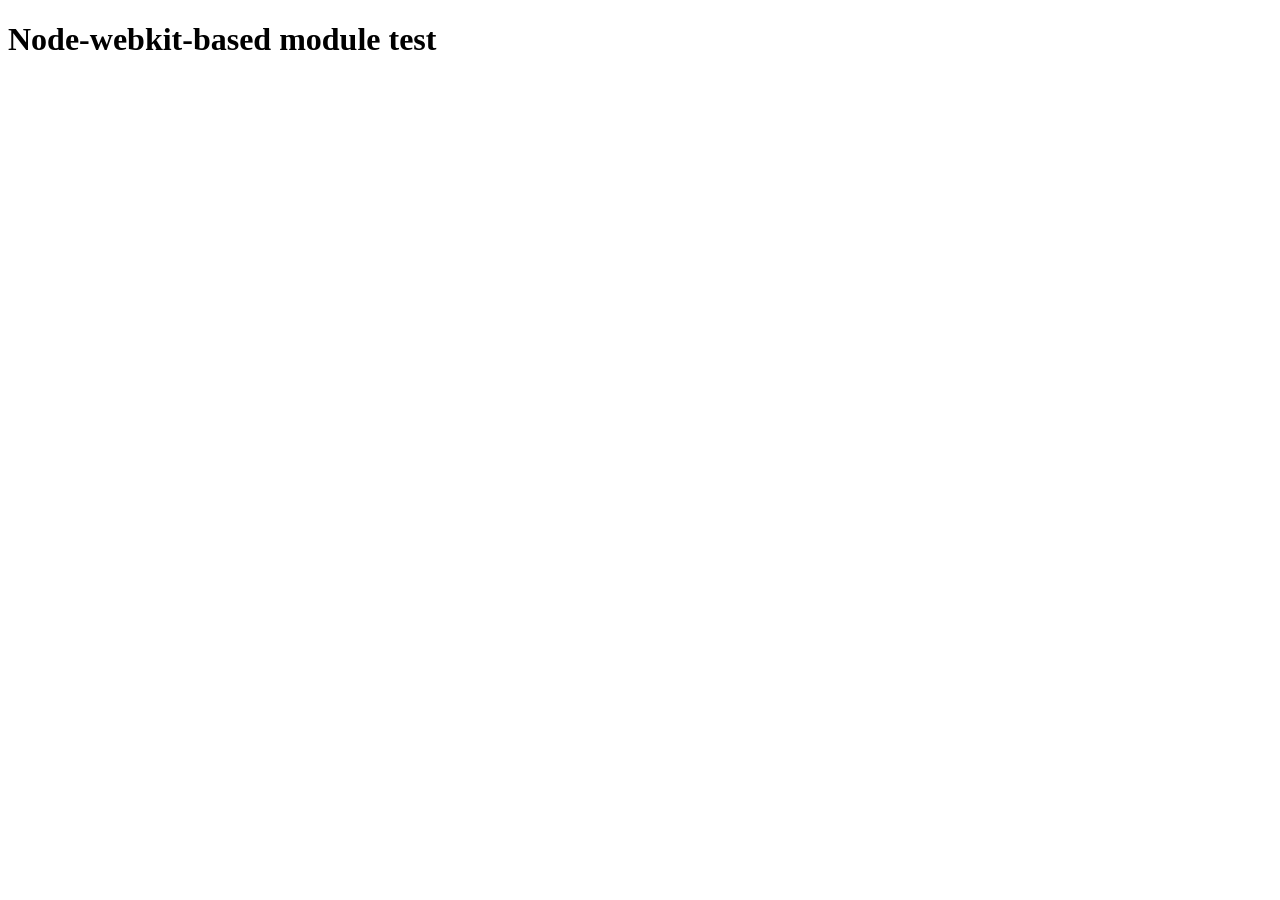
<file: node_modules/node-pre-gyp/lib/util/nw-pre-gyp/index.html>
<!doctype html>
<html>
<head>
<meta charset="utf-8">
<title>Node-webkit-based module test</title>
<script>
function nwModuleTest(){
   var util = require('util');
   var moduleFolder = require('nw.gui').App.argv[0];
   try {
      require(moduleFolder);
   } catch(e) {
      if( process.platform !== 'win32' ){
         util.log('nw-pre-gyp error:');
         util.log(e.stack);
      }
      process.exit(1);
   }
   process.exit(0);
}
</script>
</head>
<body onload="nwModuleTest()">
<h1>Node-webkit-based module test</h1>
</body>
</html>
</file>
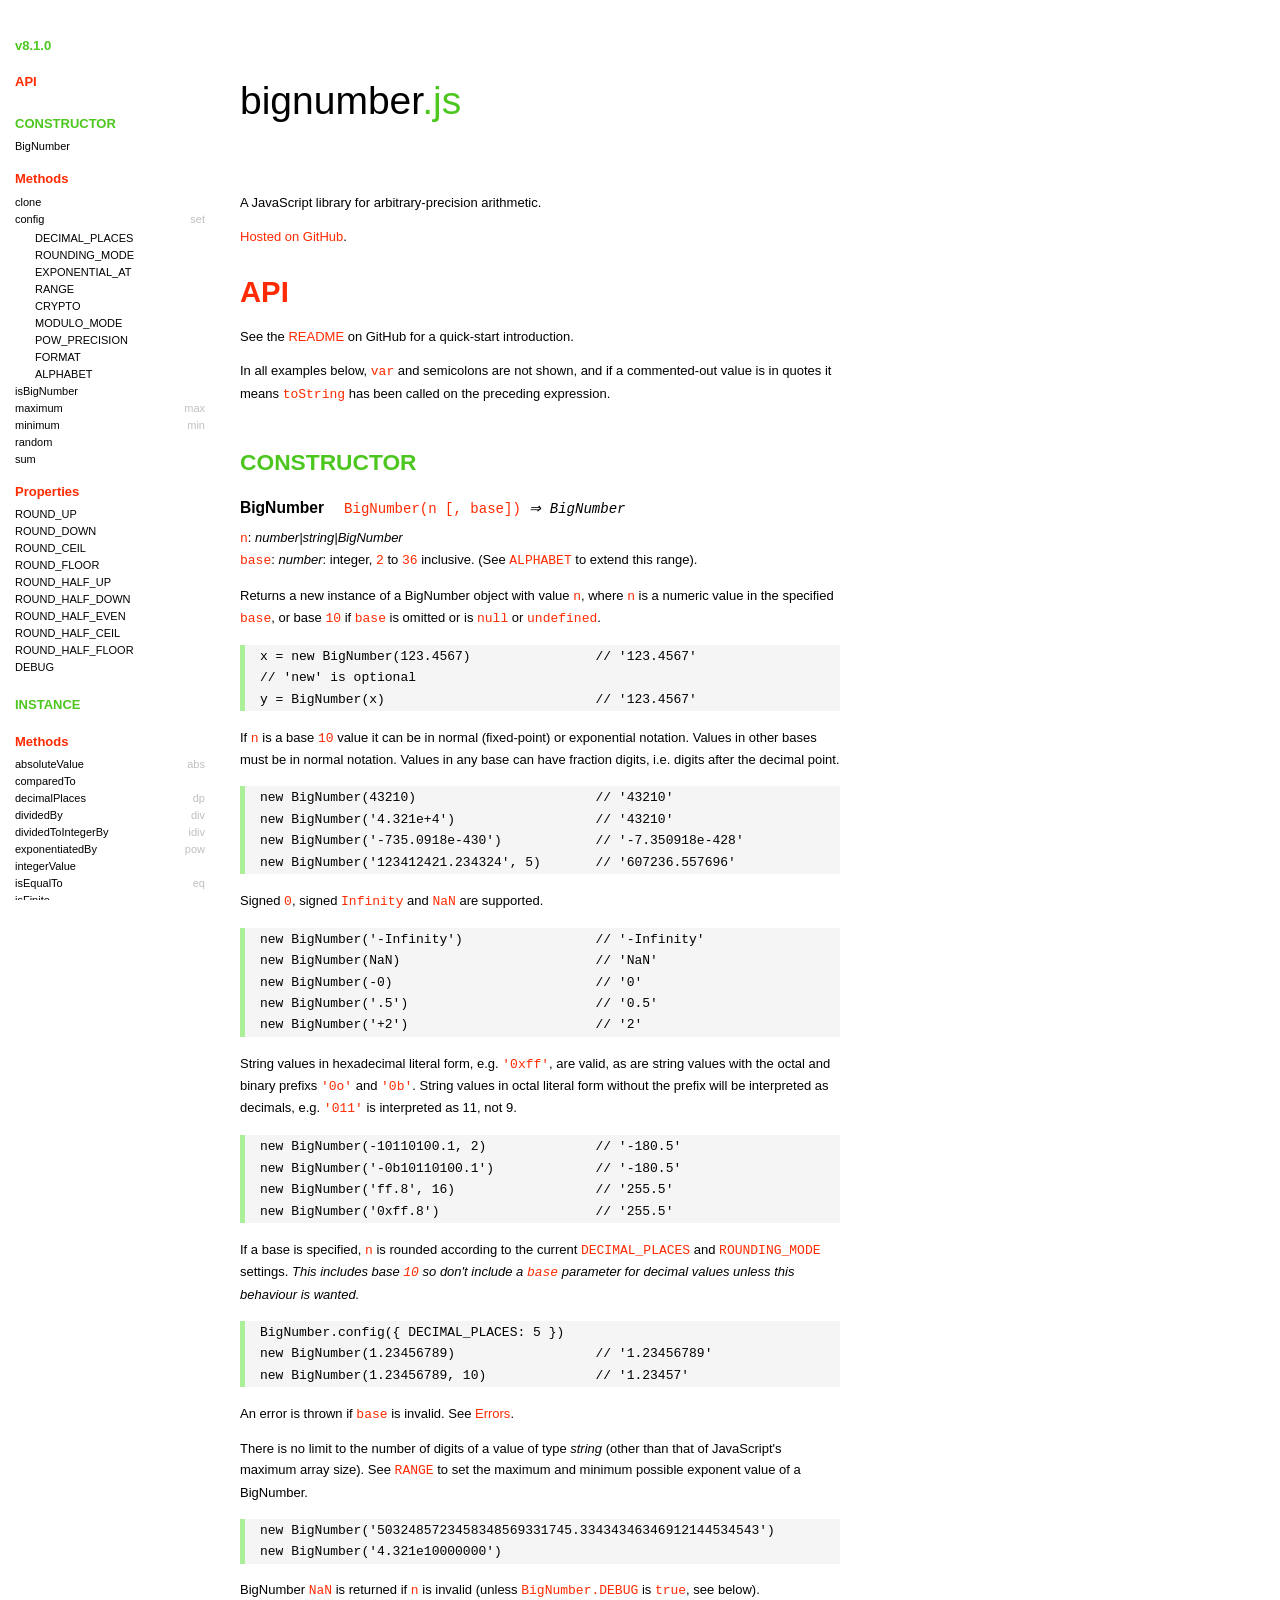
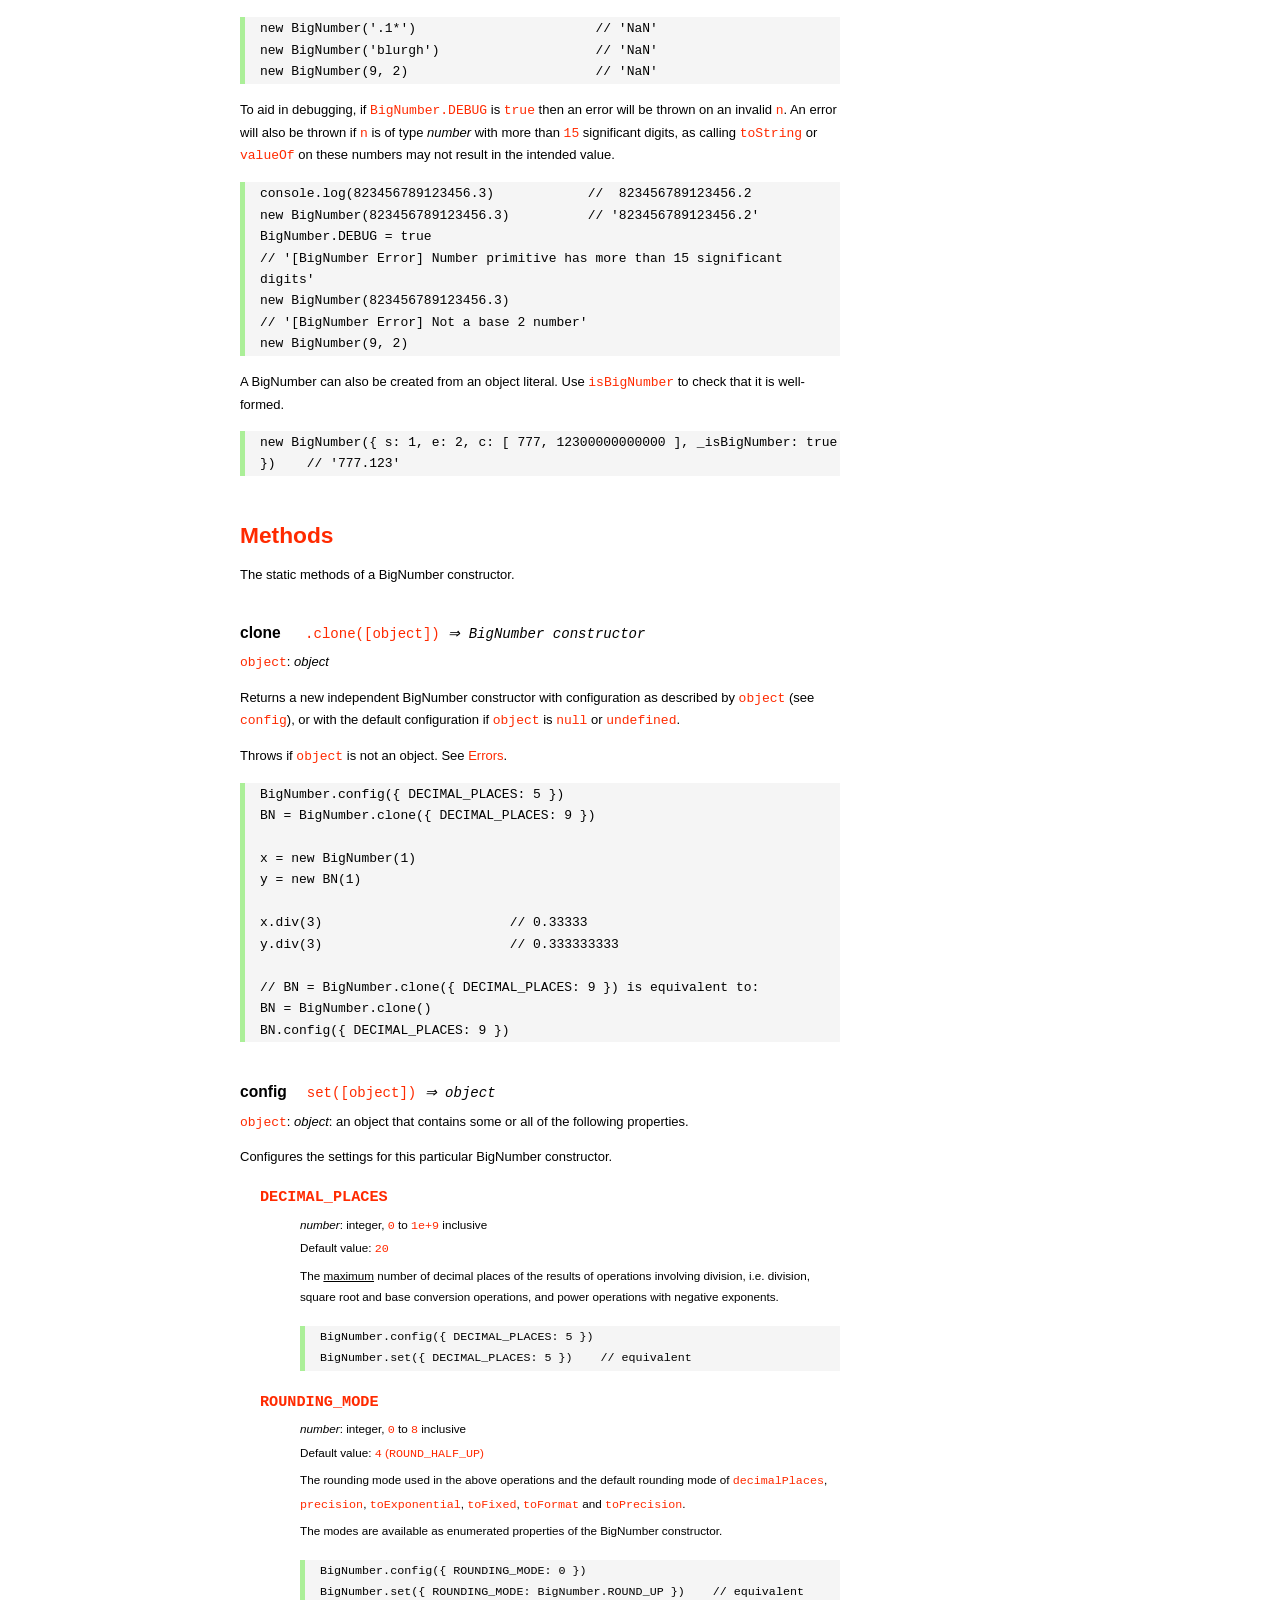
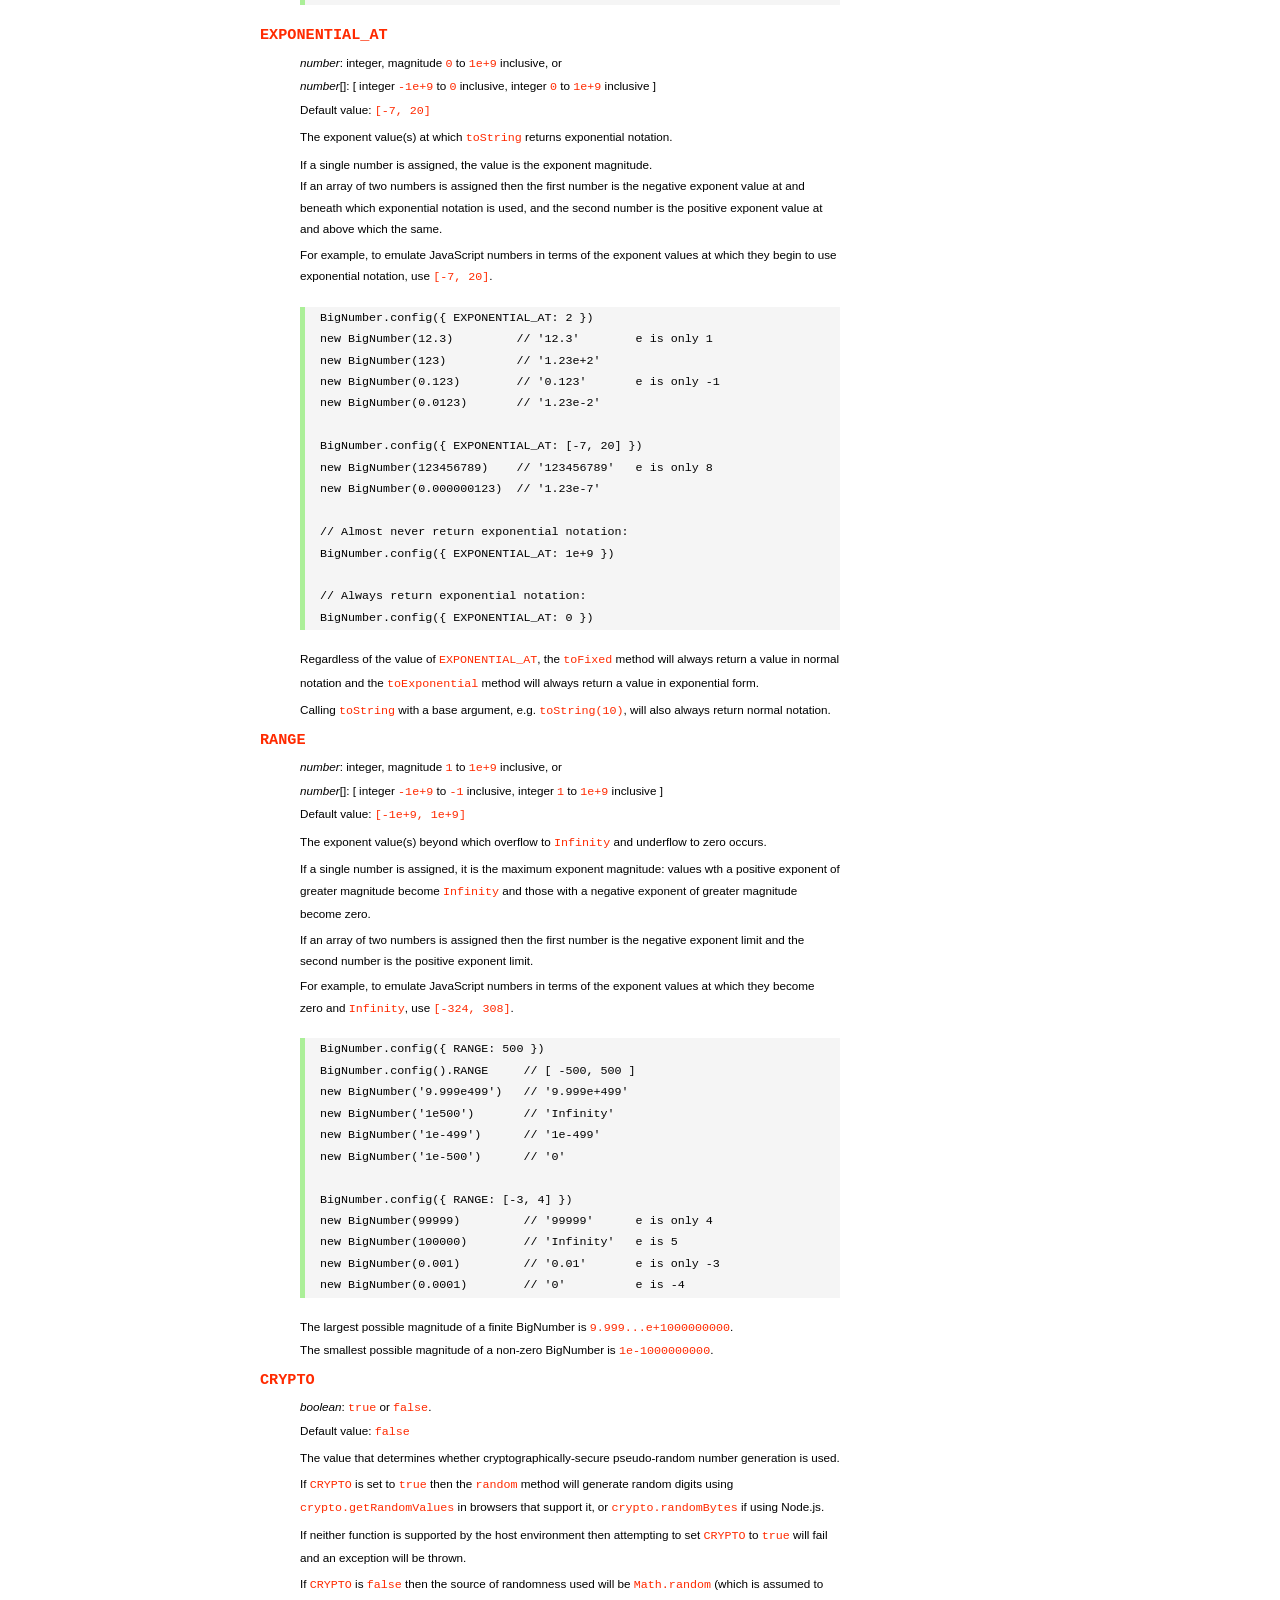
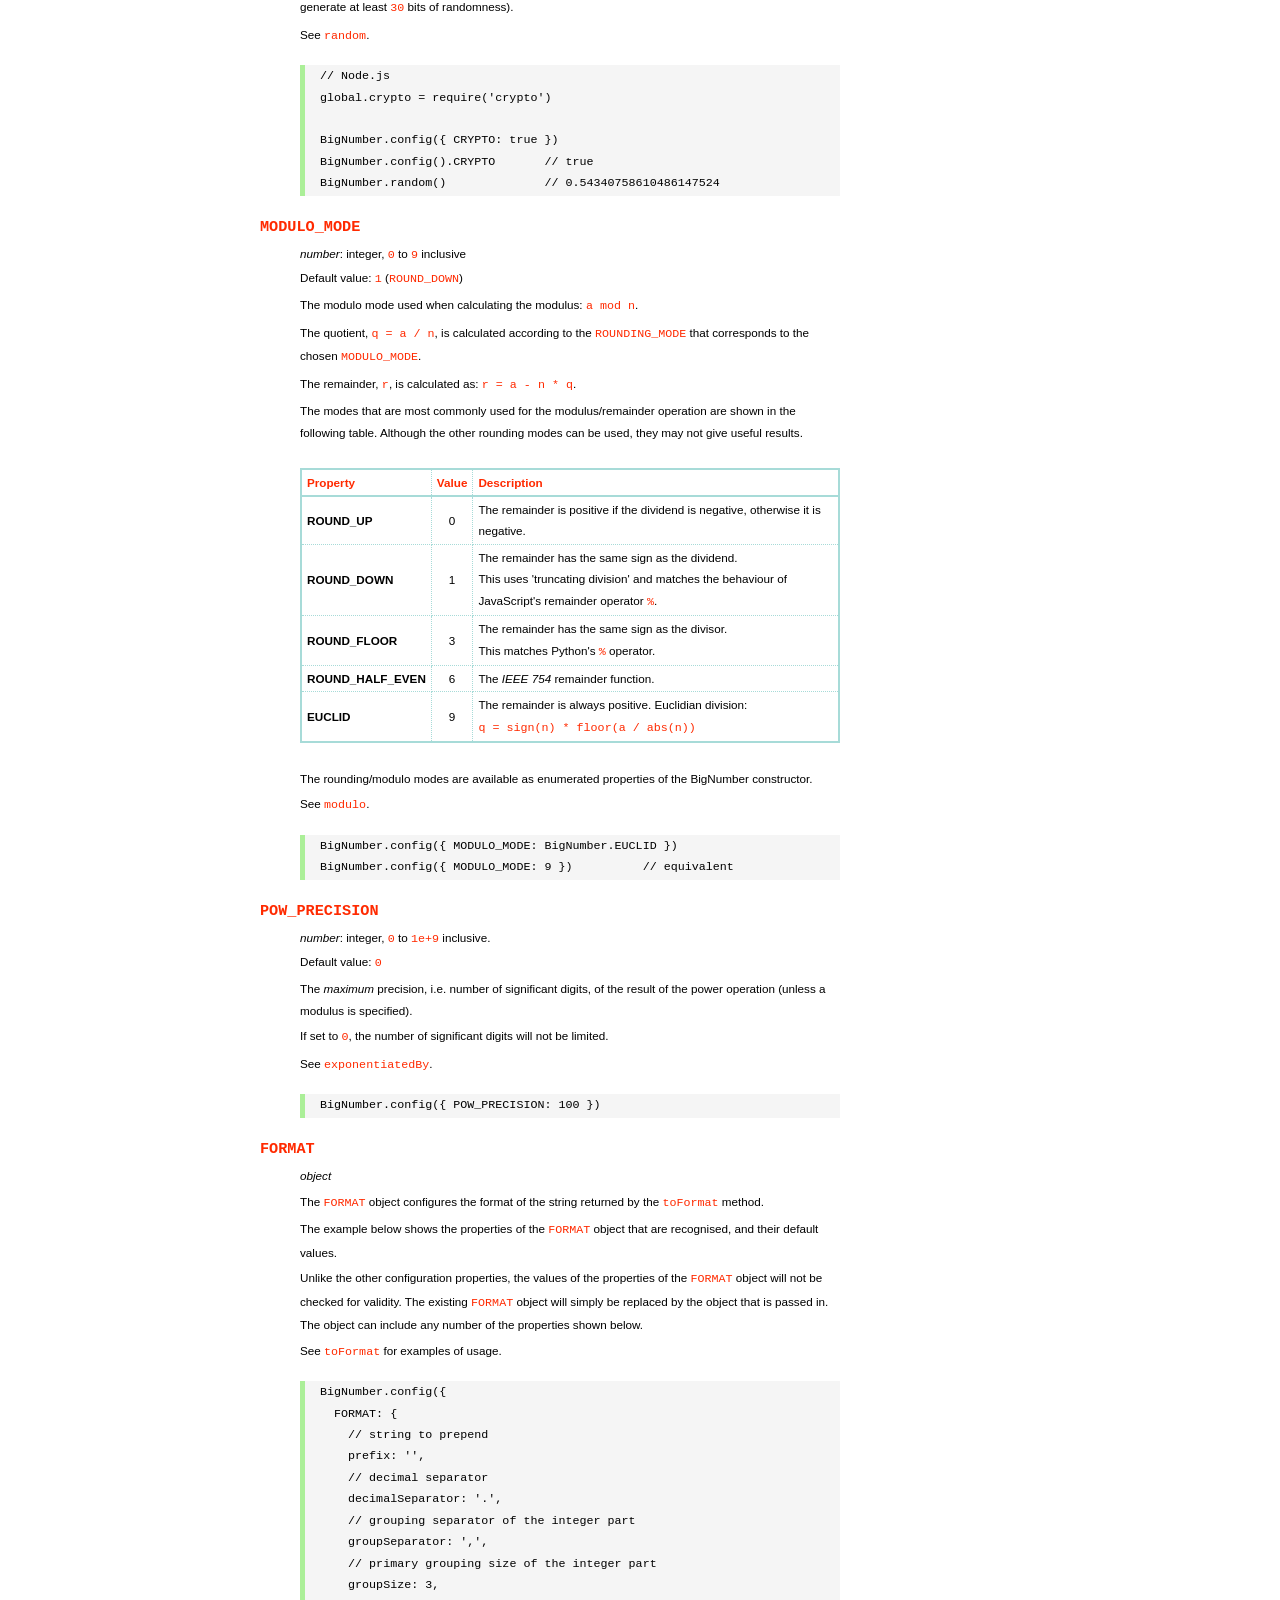
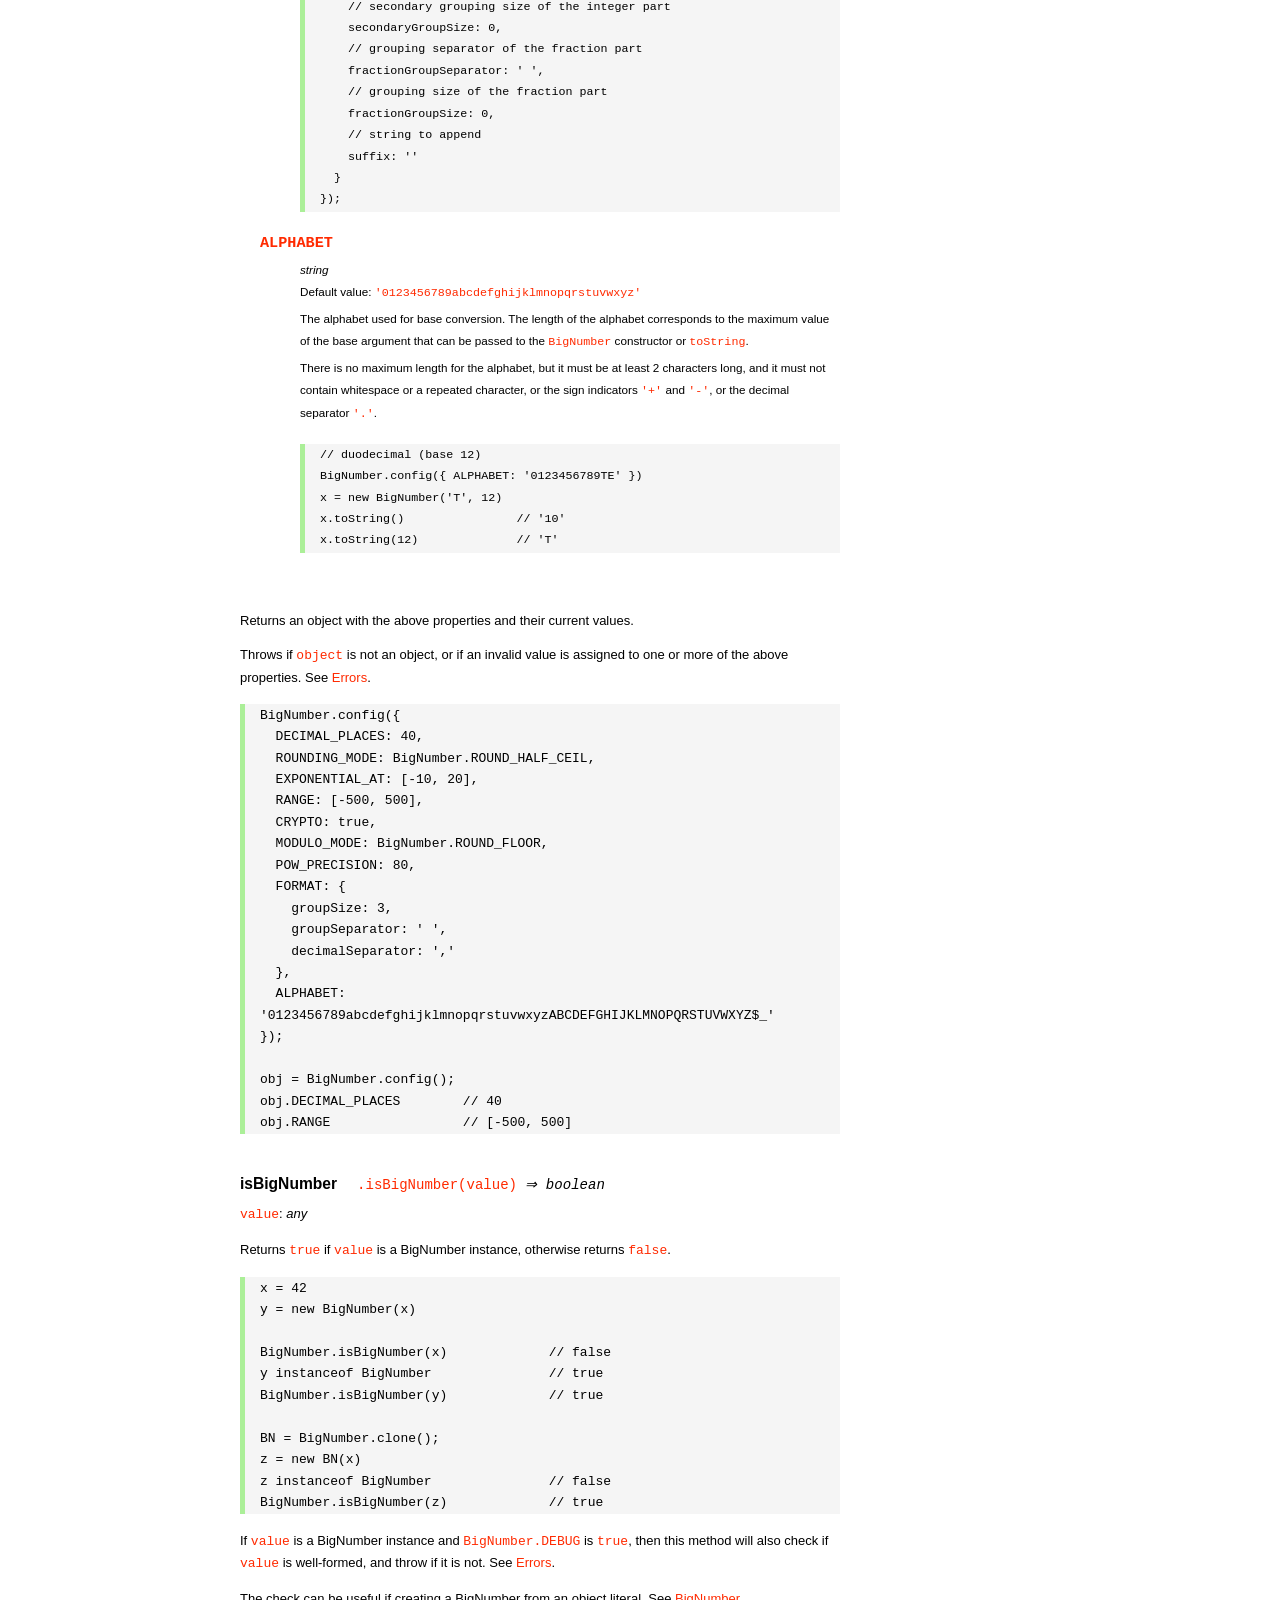
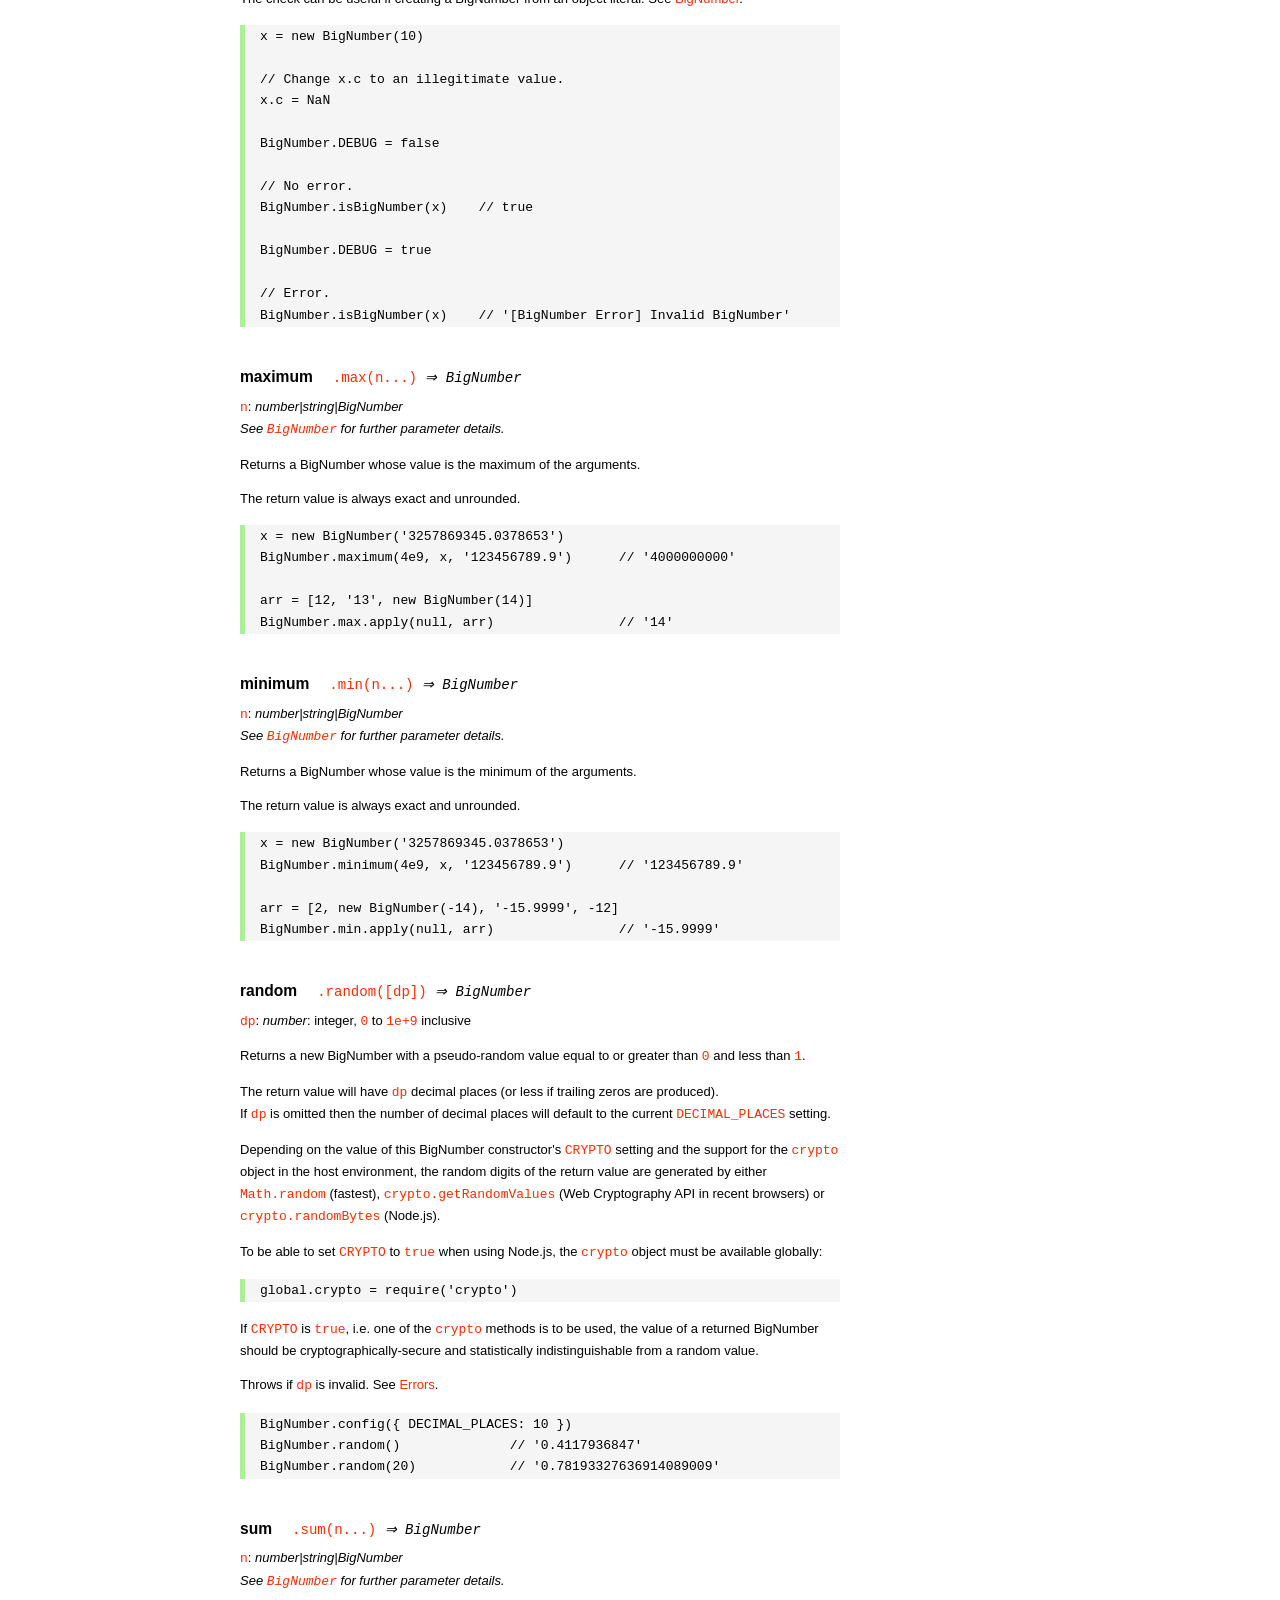
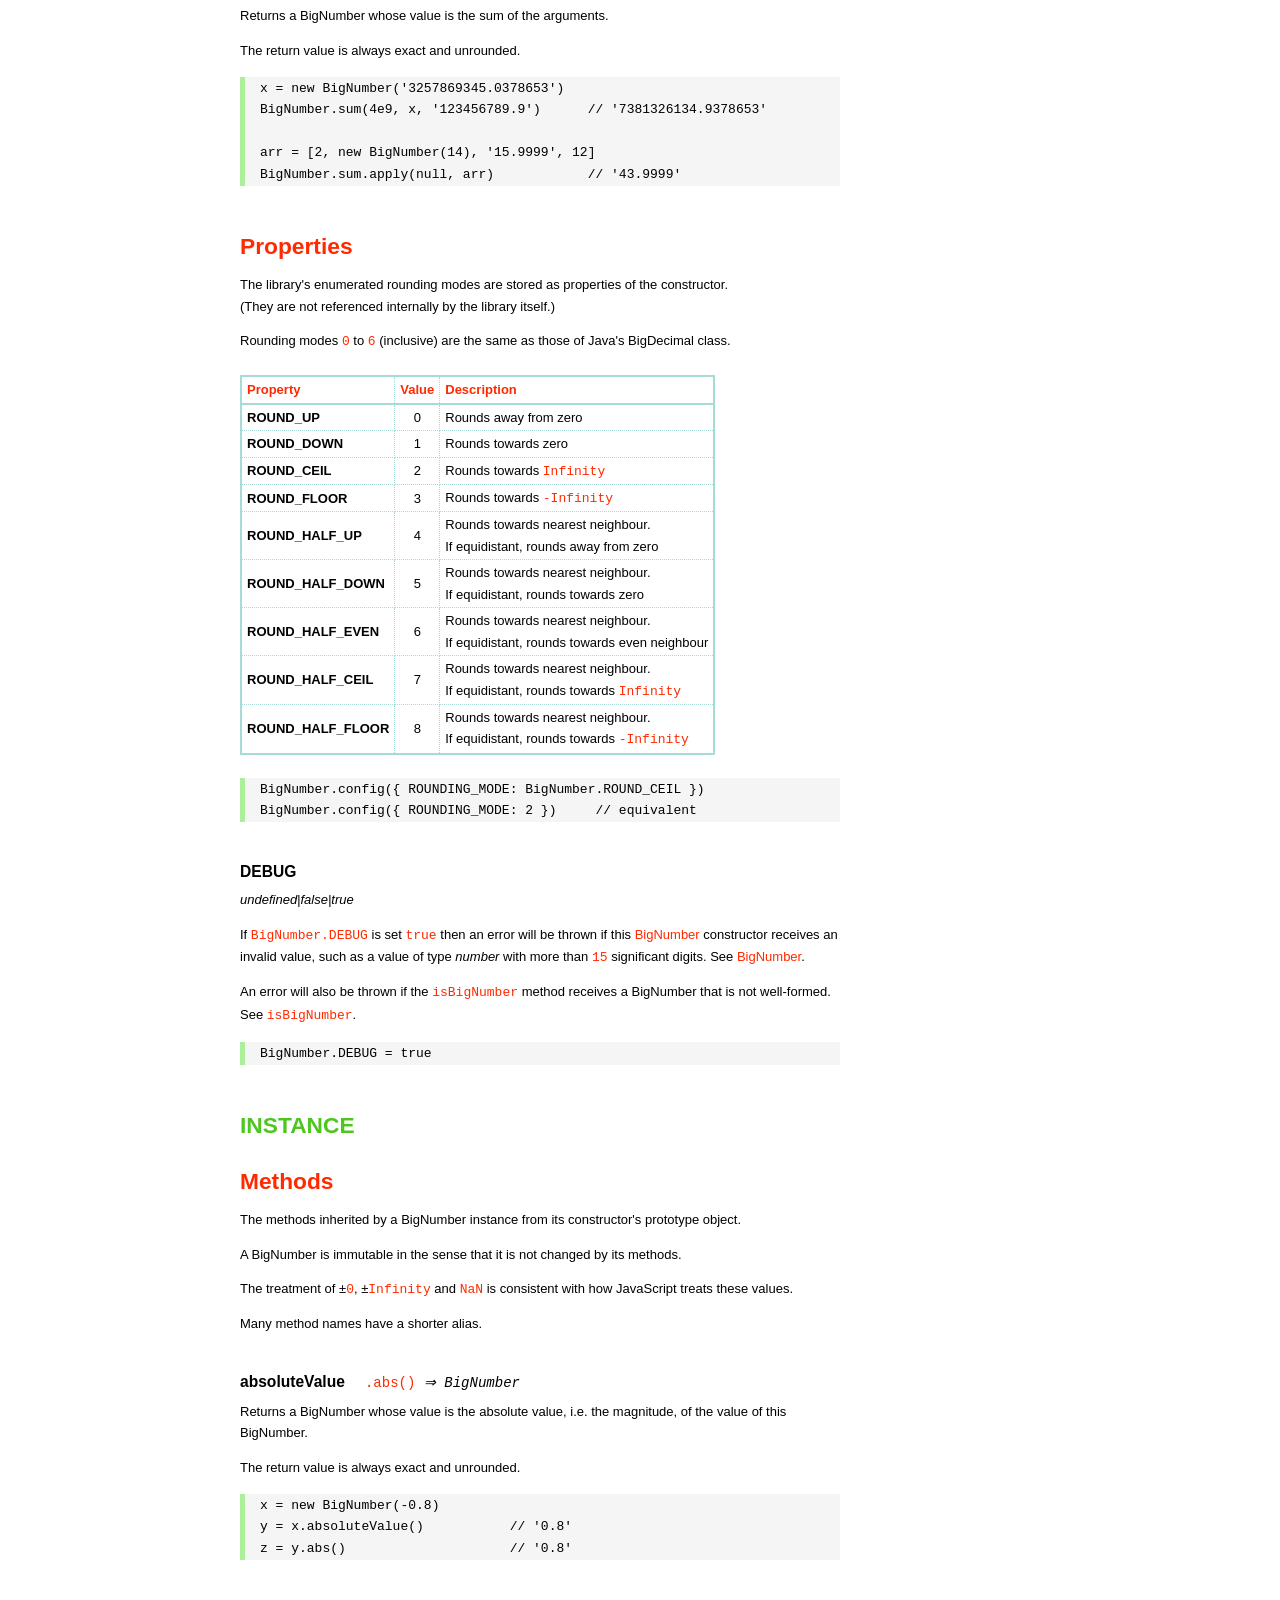
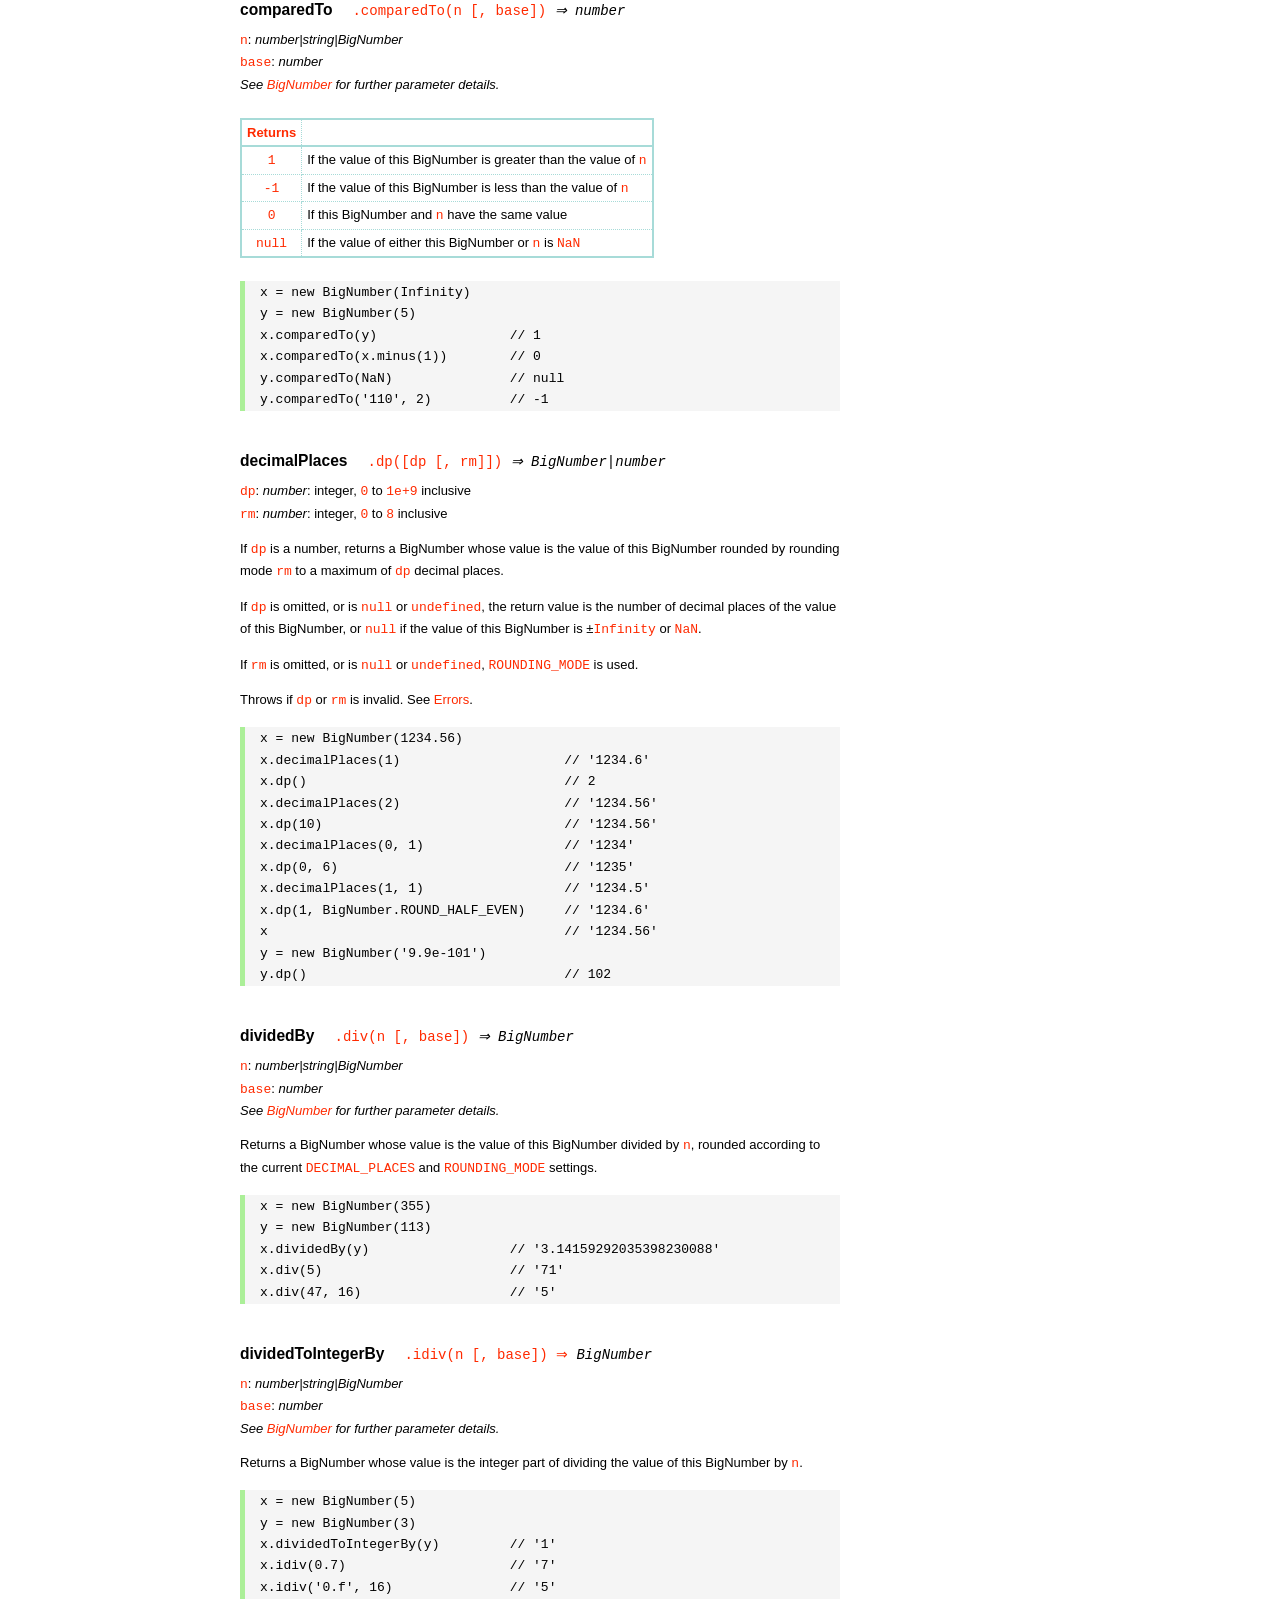
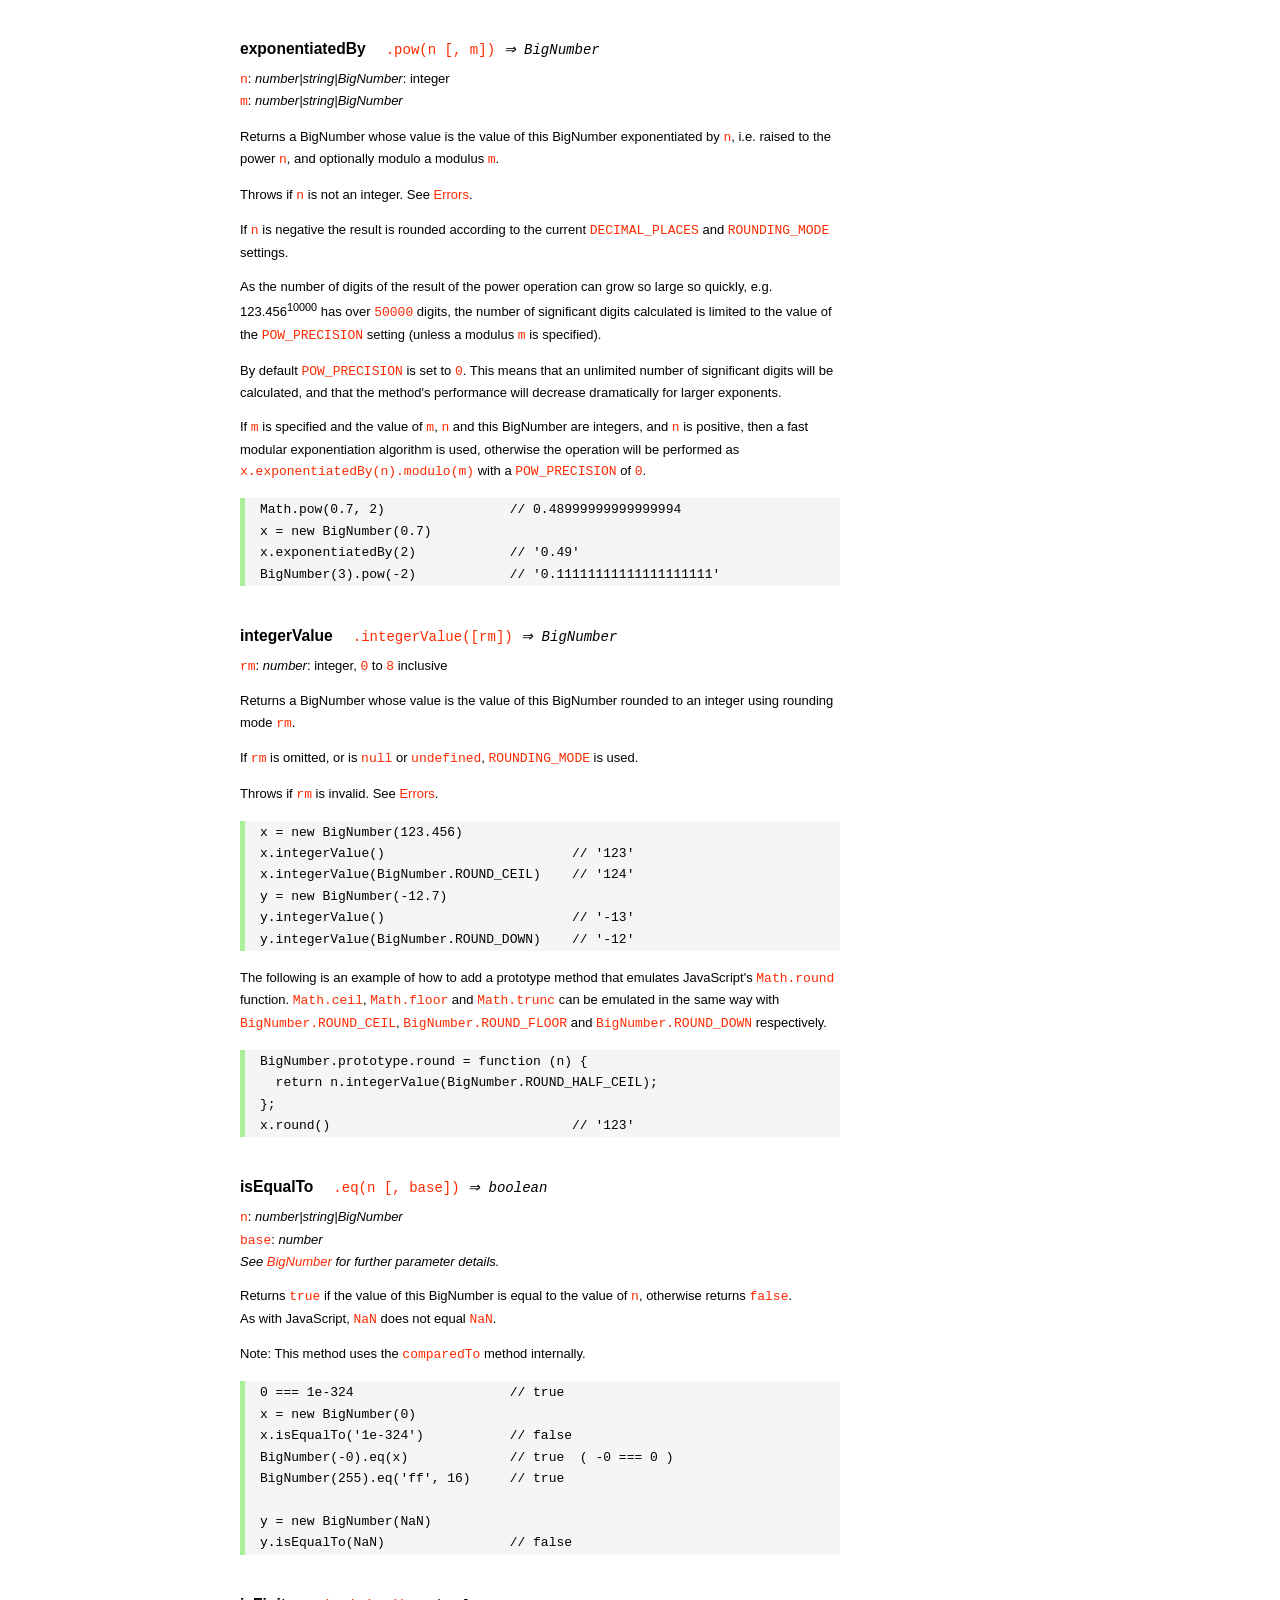
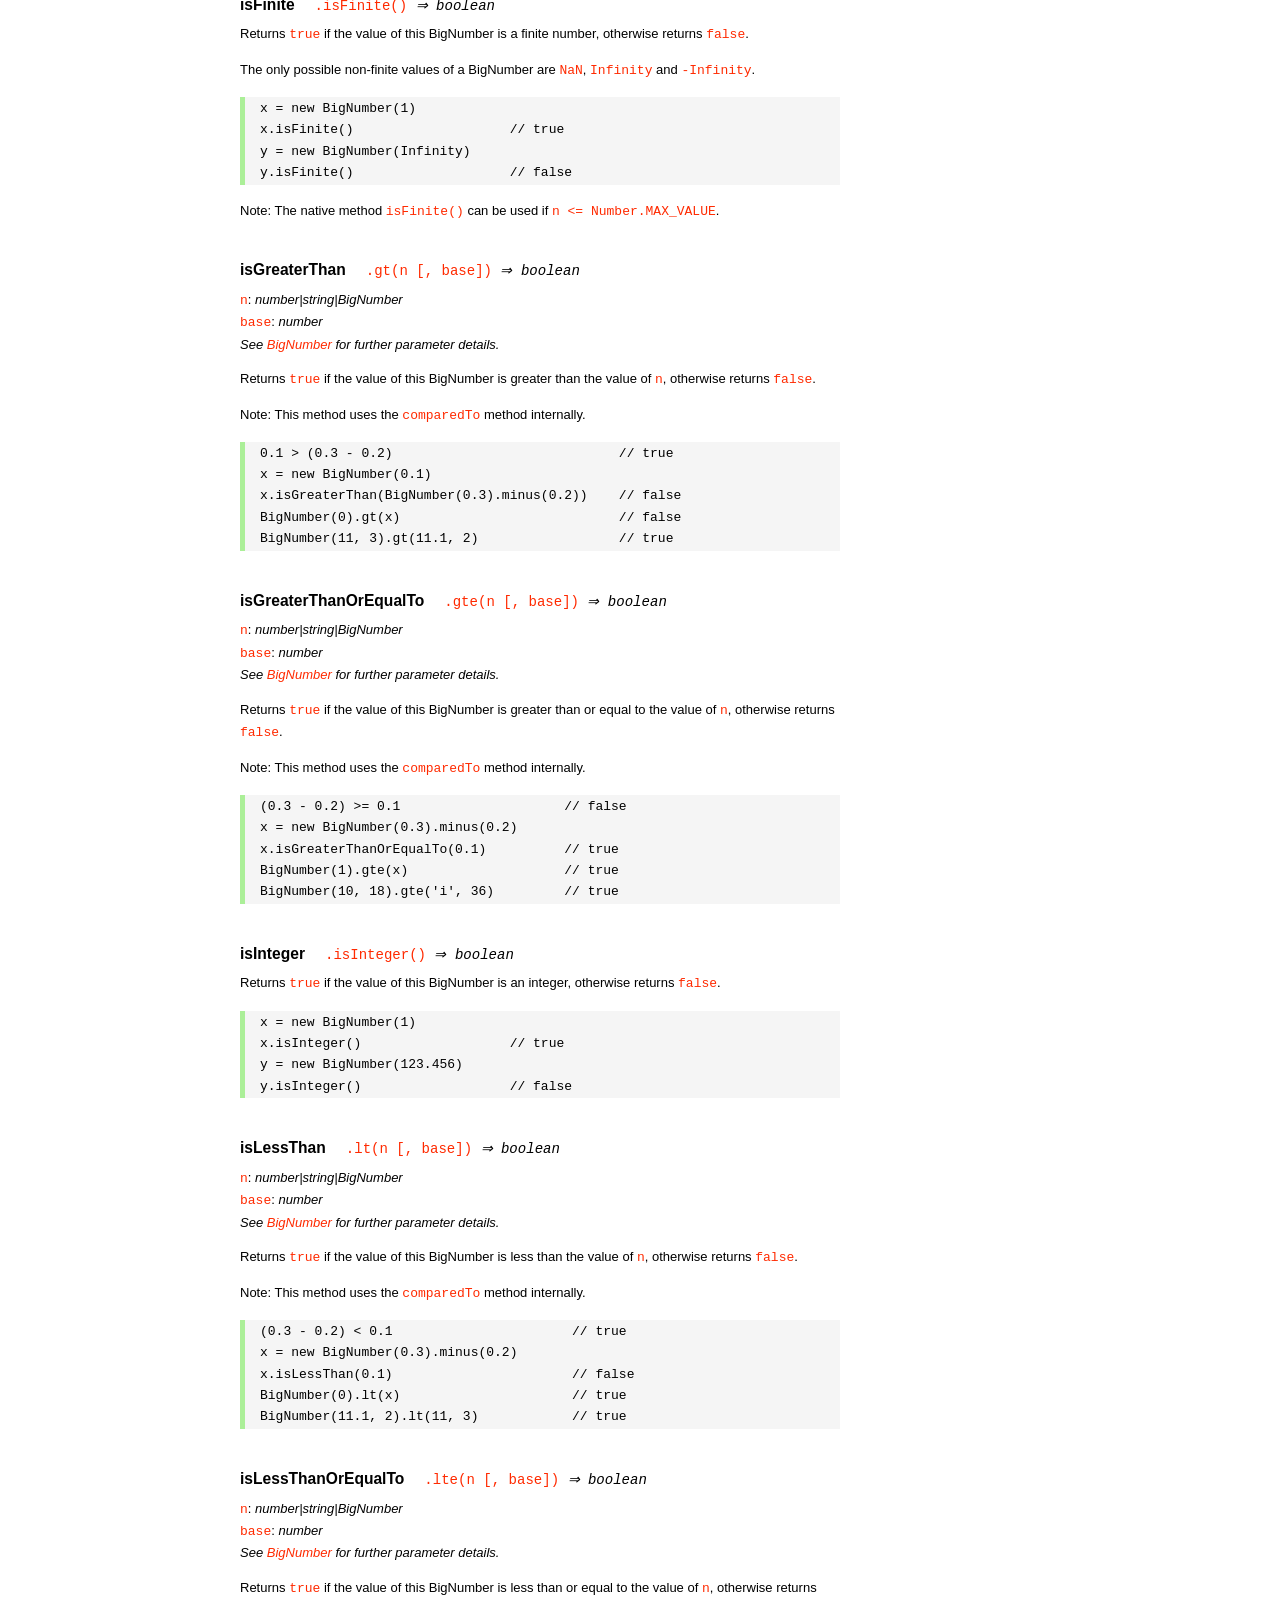
<file: node_modules/bignumber.js/doc/API.html>
<!DOCTYPE HTML>
<html>
<head>
<meta charset="utf-8">
<meta http-equiv="X-UA-Compatible" content="IE=edge">
<meta name="Author" content="M Mclaughlin">
<title>bignumber.js API</title>
<style>
html{font-size:100%}
body{background:#fff;font-family:"Helvetica Neue",Helvetica,Arial,sans-serif;font-size:13px;
  line-height:1.65em;min-height:100%;margin:0}
body,i{color:#000}
.nav{background:#fff;position:fixed;top:0;bottom:0;left:0;width:200px;overflow-y:auto;
  padding:15px 0 30px 15px}
div.container{width:600px;margin:50px 0 50px 240px}
p{margin:0 0 1em;width:600px}
pre,ul{margin:1em 0}
h1,h2,h3,h4,h5{margin:0;padding:1.5em 0 0}
h1,h2{padding:.75em 0}
h1{font:400 3em Verdana,sans-serif;color:#000;margin-bottom:1em}
h2{font-size:2.25em;color:#ff2a00}
h3{font-size:1.75em;color:#4dc71f}
h4{font-size:1.75em;color:#ff2a00;padding-bottom:.75em}
h5{font-size:1.2em;margin-bottom:.4em}
h6{font-size:1.1em;margin-bottom:0.8em;padding:0.5em 0}
dd{padding-top:.35em}
dt{padding-top:.5em}
b{font-weight:700}
dt b{font-size:1.3em}
a,a:visited{color:#ff2a00;text-decoration:none}
a:active,a:hover{outline:0;text-decoration:underline}
.nav a,.nav b,.nav a:visited{display:block;color:#ff2a00;font-weight:700; margin-top:15px}
.nav b{color:#4dc71f;margin-top:20px;cursor:default;width:auto}
ul{list-style-type:none;padding:0 0 0 20px}
.nav ul{line-height:14px;padding-left:0;margin:5px 0 0}
.nav ul a,.nav ul a:visited,span{display:inline;color:#000;font-family:Verdana,Geneva,sans-serif;
  font-size:11px;font-weight:400;margin:0}
.inset,ul.inset{margin-left:20px}
.inset{font-size:.9em}
.nav li{width:auto;margin:0 0 3px}
.alias{font-style:italic;margin-left:20px}
table{border-collapse:collapse;border-spacing:0;border:2px solid #a7dbd8;margin:1.75em 0;padding:0}
td,th{text-align:left;margin:0;padding:2px 5px;border:1px dotted #a7dbd8}
th{border-top:2px solid #a7dbd8;border-bottom:2px solid #a7dbd8;color:#ff2a00}
code,pre{font-family:Consolas, monaco, monospace;font-weight:400}
pre{background:#f5f5f5;white-space:pre-wrap;word-wrap:break-word;border-left:5px solid #abef98;
  padding:1px 0 1px 15px;margin:1.2em 0}
code,.nav-title{color:#ff2a00}
.end{margin-bottom:25px}
.centre{text-align:center}
.error-table{font-size:13px;width:100%}
#faq{margin:3em 0 0}
li span{float:right;margin-right:10px;color:#c0c0c0}
#js{font:inherit;color:#4dc71f}
</style>
</head>
<body>

  <div class="nav">

    <b>v8.1.0</b>

	<a class='nav-title' href="#">API</a>

    <b> CONSTRUCTOR </b>
    <ul>
      <li><a href="#bignumber">BigNumber</a></li>
    </ul>

    <a href="#methods">Methods</a>
    <ul>
      <li><a href="#clone">clone</a></li>
      <li><a href="#config" >config</a><span>set</span></li>
      <li>
        <ul class="inset">
          <li><a href="#decimal-places">DECIMAL_PLACES</a></li>
          <li><a href="#rounding-mode" >ROUNDING_MODE</a></li>
          <li><a href="#exponential-at">EXPONENTIAL_AT</a></li>
          <li><a href="#range"         >RANGE</a></li>
          <li><a href="#crypto"        >CRYPTO</a></li>
          <li><a href="#modulo-mode"   >MODULO_MODE</a></li>
          <li><a href="#pow-precision" >POW_PRECISION</a></li>
          <li><a href="#format"        >FORMAT</a></li>
          <li><a href="#alphabet"      >ALPHABET</a></li>
        </ul>
      </li>
      <li><a href="#isBigNumber">isBigNumber</a></li>
      <li><a href="#max"        >maximum</a><span>max</span></li>
      <li><a href="#min"        >minimum</a><span>min</span></li>
      <li><a href="#random"     >random</a></li>
      <li><a href="#sum"        >sum</a></li>
    </ul>

    <a href="#constructor-properties">Properties</a>
    <ul>
      <li><a href="#round-up"        >ROUND_UP</a></li>
      <li><a href="#round-down"      >ROUND_DOWN</a></li>
      <li><a href="#round-ceil"      >ROUND_CEIL</a></li>
      <li><a href="#round-floor"     >ROUND_FLOOR</a></li>
      <li><a href="#round-half-up"   >ROUND_HALF_UP</a></li>
      <li><a href="#round-half-down" >ROUND_HALF_DOWN</a></li>
      <li><a href="#round-half-even" >ROUND_HALF_EVEN</a></li>
      <li><a href="#round-half-ceil" >ROUND_HALF_CEIL</a></li>
      <li><a href="#round-half-floor">ROUND_HALF_FLOOR</a></li>
      <li><a href="#debug"           >DEBUG</a></li>
    </ul>

    <b> INSTANCE </b>

    <a href="#prototype-methods">Methods</a>
    <ul>
      <li><a href="#abs"    >absoluteValue         </a><span>abs</span>  </li>
      <li><a href="#cmp"    >comparedTo            </a>                  </li>
      <li><a href="#dp"     >decimalPlaces         </a><span>dp</span>   </li>
      <li><a href="#div"    >dividedBy             </a><span>div</span>  </li>
      <li><a href="#divInt" >dividedToIntegerBy    </a><span>idiv</span> </li>
      <li><a href="#pow"    >exponentiatedBy       </a><span>pow</span>  </li>
      <li><a href="#int"    >integerValue          </a>                  </li>
      <li><a href="#eq"     >isEqualTo             </a><span>eq</span>   </li>
      <li><a href="#isF"    >isFinite              </a>                  </li>
      <li><a href="#gt"     >isGreaterThan         </a><span>gt</span>   </li>
      <li><a href="#gte"    >isGreaterThanOrEqualTo</a><span>gte</span>  </li>
      <li><a href="#isInt"  >isInteger             </a>                  </li>
      <li><a href="#lt"     >isLessThan            </a><span>lt</span>   </li>
      <li><a href="#lte"    >isLessThanOrEqualTo   </a><span>lte</span>  </li>
      <li><a href="#isNaN"  >isNaN                 </a>                  </li>
      <li><a href="#isNeg"  >isNegative            </a>                  </li>
      <li><a href="#isPos"  >isPositive            </a>                  </li>
      <li><a href="#isZ"    >isZero                </a>                  </li>
      <li><a href="#minus"  >minus                 </a>                  </li>
      <li><a href="#mod"    >modulo                </a><span>mod</span>  </li>
      <li><a href="#times"  >multipliedBy          </a><span>times</span></li>
      <li><a href="#neg"    >negated               </a>                  </li>
      <li><a href="#plus"   >plus                  </a>                  </li>
      <li><a href="#sd"     >precision             </a><span>sd</span>   </li>
      <li><a href="#shift"  >shiftedBy             </a>                  </li>
      <li><a href="#sqrt"   >squareRoot            </a><span>sqrt</span> </li>
      <li><a href="#toE"    >toExponential         </a>                  </li>
      <li><a href="#toFix"  >toFixed               </a>                  </li>
      <li><a href="#toFor"  >toFormat              </a>                  </li>
      <li><a href="#toFr"   >toFraction            </a>                  </li>
      <li><a href="#toJSON" >toJSON                </a>                  </li>
      <li><a href="#toN"    >toNumber              </a>                  </li>
      <li><a href="#toP"    >toPrecision           </a>                  </li>
      <li><a href="#toS"    >toString              </a>                  </li>
      <li><a href="#valueOf">valueOf               </a>                  </li>
    </ul>

    <a href="#instance-properties">Properties</a>
    <ul>
      <li><a href="#coefficient">c: coefficient</a></li>
      <li><a href="#exponent"   >e: exponent</a></li>
      <li><a href="#sign"       >s: sign</a></li>
    </ul>

    <a href="#zero-nan-infinity">Zero, NaN &amp; Infinity</a>
    <a href="#Errors">Errors</a>
    <a href="#type-coercion">Type coercion</a>
    <a class='end' href="#faq">FAQ</a>

  </div>

  <div class="container">

    <h1>bignumber<span id='js'>.js</span></h1>

    <p>A JavaScript library for arbitrary-precision arithmetic.</p>
    <p><a href="https://github.com/MikeMcl/bignumber.js">Hosted on GitHub</a>. </p>

    <h2>API</h2>

    <p>
      See the <a href='https://github.com/MikeMcl/bignumber.js'>README</a> on GitHub for a
      quick-start introduction.
    </p>
    <p>
      In all examples below, <code>var</code> and semicolons are not shown, and if a commented-out
      value is in quotes it means <code>toString</code> has been called on the preceding expression.
    </p>


    <h3>CONSTRUCTOR</h3>


    <h5 id="bignumber">
      BigNumber<code class='inset'>BigNumber(n [, base]) <i>&rArr; BigNumber</i></code>
    </h5>
    <p>
      <code>n</code>: <i>number|string|BigNumber</i><br />
      <code>base</code>: <i>number</i>: integer, <code>2</code> to <code>36</code> inclusive. (See
      <a href='#alphabet'><code>ALPHABET</code></a> to extend this range).
    </p>
    <p>
      Returns a new instance of a BigNumber object with value <code>n</code>, where <code>n</code>
      is a numeric value in the specified <code>base</code>, or base <code>10</code> if
      <code>base</code> is omitted or is <code>null</code> or <code>undefined</code>.
    </p>
    <pre>
x = new BigNumber(123.4567)                // '123.4567'
// 'new' is optional
y = BigNumber(x)                           // '123.4567'</pre>
    <p>
      If <code>n</code> is a base <code>10</code> value it can be in normal (fixed-point) or
      exponential notation. Values in other bases must be in normal notation. Values in any base can
      have fraction digits, i.e. digits after the decimal point.
    </p>
    <pre>
new BigNumber(43210)                       // '43210'
new BigNumber('4.321e+4')                  // '43210'
new BigNumber('-735.0918e-430')            // '-7.350918e-428'
new BigNumber('123412421.234324', 5)       // '607236.557696'</pre>
    <p>
      Signed <code>0</code>, signed <code>Infinity</code> and <code>NaN</code> are supported.
    </p>
    <pre>
new BigNumber('-Infinity')                 // '-Infinity'
new BigNumber(NaN)                         // 'NaN'
new BigNumber(-0)                          // '0'
new BigNumber('.5')                        // '0.5'
new BigNumber('+2')                        // '2'</pre>
    <p>
      String values in hexadecimal literal form, e.g. <code>'0xff'</code>, are valid, as are
      string values with the octal and binary prefixs <code>'0o'</code> and <code>'0b'</code>.
      String values in octal literal form without the prefix will be interpreted as
      decimals, e.g. <code>'011'</code> is interpreted as 11, not 9.
    </p>
    <pre>
new BigNumber(-10110100.1, 2)              // '-180.5'
new BigNumber('-0b10110100.1')             // '-180.5'
new BigNumber('ff.8', 16)                  // '255.5'
new BigNumber('0xff.8')                    // '255.5'</pre>
    <p>
      If a base is specified, <code>n</code> is rounded according to the current
      <a href='#decimal-places'><code>DECIMAL_PLACES</code></a> and
      <a href='#rounding-mode'><code>ROUNDING_MODE</code></a> settings. <em>This includes base
      <code>10</code> so don't include a <code>base</code> parameter for decimal values unless
      this behaviour is wanted.</em>
    </p>
    <pre>BigNumber.config({ DECIMAL_PLACES: 5 })
new BigNumber(1.23456789)                  // '1.23456789'
new BigNumber(1.23456789, 10)              // '1.23457'</pre>
    <p>An error is thrown if <code>base</code> is invalid. See <a href='#Errors'>Errors</a>.</p>
    <p>
      There is no limit to the number of digits of a value of type <em>string</em> (other than
      that of JavaScript's maximum array size). See <a href='#range'><code>RANGE</code></a> to set
      the maximum and minimum possible exponent value of a BigNumber.
    </p>
    <pre>
new BigNumber('5032485723458348569331745.33434346346912144534543')
new BigNumber('4.321e10000000')</pre>
    <p>BigNumber <code>NaN</code> is returned if <code>n</code> is invalid
    (unless <code>BigNumber.DEBUG</code> is <code>true</code>, see below).</p>
    <pre>
new BigNumber('.1*')                       // 'NaN'
new BigNumber('blurgh')                    // 'NaN'
new BigNumber(9, 2)                        // 'NaN'</pre>
    <p>
      To aid in debugging, if <code>BigNumber.DEBUG</code> is <code>true</code> then an error will
      be thrown on an invalid <code>n</code>. An error will also be thrown if <code>n</code> is of
      type <em>number</em> with more than <code>15</code> significant digits, as calling
      <code><a href='#toS'>toString</a></code> or <code><a href='#valueOf'>valueOf</a></code> on
      these numbers may not result in the intended value.
    </p>
      <pre>
console.log(823456789123456.3)            //  823456789123456.2
new BigNumber(823456789123456.3)          // '823456789123456.2'
BigNumber.DEBUG = true
// '[BigNumber Error] Number primitive has more than 15 significant digits'
new BigNumber(823456789123456.3)
// '[BigNumber Error] Not a base 2 number'
new BigNumber(9, 2)</pre>
    <p>
      A BigNumber can also be created from an object literal.
      Use <code><a href='#isBigNumber'>isBigNumber</a></code> to check that it is well-formed.
    </p>
    <pre>new BigNumber({ s: 1, e: 2, c: [ 777, 12300000000000 ], _isBigNumber: true })    // '777.123'</pre>




    <h4 id="methods">Methods</h4>
     <p>The static methods of a BigNumber constructor.</p>




    <h5 id="clone">clone
      <code class='inset'>.clone([object]) <i>&rArr; BigNumber constructor</i></code>
    </h5>
    <p><code>object</code>: <i>object</i></p>
    <p>
      Returns a new independent BigNumber constructor with configuration as described by
      <code>object</code> (see <a href='#config'><code>config</code></a>), or with the default
      configuration if <code>object</code> is <code>null</code> or <code>undefined</code>.
    </p>
    <p>
      Throws if <code>object</code> is not an object. See <a href='#Errors'>Errors</a>.
    </p>
    <pre>BigNumber.config({ DECIMAL_PLACES: 5 })
BN = BigNumber.clone({ DECIMAL_PLACES: 9 })

x = new BigNumber(1)
y = new BN(1)

x.div(3)                        // 0.33333
y.div(3)                        // 0.333333333

// BN = BigNumber.clone({ DECIMAL_PLACES: 9 }) is equivalent to:
BN = BigNumber.clone()
BN.config({ DECIMAL_PLACES: 9 })</pre>



    <h5 id="config">config<code class='inset'>set([object]) <i>&rArr; object</i></code></h5>
    <p>
      <code>object</code>: <i>object</i>: an object that contains some or all of the following
      properties.
    </p>
    <p>Configures the settings for this particular BigNumber constructor.</p>

    <dl class='inset'>
      <dt id="decimal-places"><code><b>DECIMAL_PLACES</b></code></dt>
      <dd>
        <i>number</i>: integer, <code>0</code> to <code>1e+9</code> inclusive<br />
        Default value: <code>20</code>
      </dd>
      <dd>
        The <u>maximum</u> number of decimal places of the results of operations involving
        division, i.e. division, square root and base conversion operations, and power
        operations with negative exponents.<br />
      </dd>
      <dd>
      <pre>BigNumber.config({ DECIMAL_PLACES: 5 })
BigNumber.set({ DECIMAL_PLACES: 5 })    // equivalent</pre>
      </dd>



      <dt id="rounding-mode"><code><b>ROUNDING_MODE</b></code></dt>
      <dd>
        <i>number</i>: integer, <code>0</code> to <code>8</code> inclusive<br />
        Default value: <code>4</code> <a href="#round-half-up">(<code>ROUND_HALF_UP</code>)</a>
      </dd>
      <dd>
        The rounding mode used in the above operations and the default rounding mode of
        <a href='#dp'><code>decimalPlaces</code></a>,
        <a href='#sd'><code>precision</code></a>,
        <a href='#toE'><code>toExponential</code></a>,
        <a href='#toFix'><code>toFixed</code></a>,
        <a href='#toFor'><code>toFormat</code></a> and
        <a href='#toP'><code>toPrecision</code></a>.
      </dd>
      <dd>The modes are available as enumerated properties of the BigNumber constructor.</dd>
       <dd>
      <pre>BigNumber.config({ ROUNDING_MODE: 0 })
BigNumber.set({ ROUNDING_MODE: BigNumber.ROUND_UP })    // equivalent</pre>
        </dd>



      <dt id="exponential-at"><code><b>EXPONENTIAL_AT</b></code></dt>
      <dd>
        <i>number</i>: integer, magnitude <code>0</code> to <code>1e+9</code> inclusive, or
        <br />
        <i>number</i>[]: [ integer <code>-1e+9</code> to <code>0</code> inclusive, integer
        <code>0</code> to <code>1e+9</code> inclusive ]<br />
        Default value: <code>[-7, 20]</code>
      </dd>
      <dd>
        The exponent value(s) at which <code>toString</code> returns exponential notation.
      </dd>
      <dd>
        If a single number is assigned, the value is the exponent magnitude.<br />
        If an array of two numbers is assigned then the first number is the negative exponent
        value at and beneath which exponential notation is used, and the second number is the
        positive exponent value at and above which the same.
      </dd>
      <dd>
        For example, to emulate JavaScript numbers in terms of the exponent values at which they
        begin to use exponential notation, use <code>[-7, 20]</code>.
      </dd>
      <dd>
      <pre>BigNumber.config({ EXPONENTIAL_AT: 2 })
new BigNumber(12.3)         // '12.3'        e is only 1
new BigNumber(123)          // '1.23e+2'
new BigNumber(0.123)        // '0.123'       e is only -1
new BigNumber(0.0123)       // '1.23e-2'

BigNumber.config({ EXPONENTIAL_AT: [-7, 20] })
new BigNumber(123456789)    // '123456789'   e is only 8
new BigNumber(0.000000123)  // '1.23e-7'

// Almost never return exponential notation:
BigNumber.config({ EXPONENTIAL_AT: 1e+9 })

// Always return exponential notation:
BigNumber.config({ EXPONENTIAL_AT: 0 })</pre>
      </dd>
      <dd>
        Regardless of the value of <code>EXPONENTIAL_AT</code>, the <code>toFixed</code> method
        will always return a value in normal notation and the <code>toExponential</code> method
        will always return a value in exponential form.
      </dd>
      <dd>
        Calling <code>toString</code> with a base argument, e.g. <code>toString(10)</code>, will
        also always return normal notation.
      </dd>



      <dt id="range"><code><b>RANGE</b></code></dt>
      <dd>
        <i>number</i>: integer, magnitude <code>1</code> to <code>1e+9</code> inclusive, or
        <br />
        <i>number</i>[]: [ integer <code>-1e+9</code> to <code>-1</code> inclusive, integer
        <code>1</code> to <code>1e+9</code> inclusive ]<br />
        Default value: <code>[-1e+9, 1e+9]</code>
      </dd>
      <dd>
        The exponent value(s) beyond which overflow to <code>Infinity</code> and underflow to
        zero occurs.
      </dd>
      <dd>
        If a single number is assigned, it is the maximum exponent magnitude: values wth a
        positive exponent of greater magnitude become <code>Infinity</code> and those with a
        negative exponent of greater magnitude become zero.
      <dd>
        If an array of two numbers is assigned then the first number is the negative exponent
        limit and the second number is the positive exponent limit.
      </dd>
      <dd>
        For example, to emulate JavaScript numbers in terms of the exponent values at which they
        become zero and <code>Infinity</code>, use <code>[-324, 308]</code>.
      </dd>
      <dd>
      <pre>BigNumber.config({ RANGE: 500 })
BigNumber.config().RANGE     // [ -500, 500 ]
new BigNumber('9.999e499')   // '9.999e+499'
new BigNumber('1e500')       // 'Infinity'
new BigNumber('1e-499')      // '1e-499'
new BigNumber('1e-500')      // '0'

BigNumber.config({ RANGE: [-3, 4] })
new BigNumber(99999)         // '99999'      e is only 4
new BigNumber(100000)        // 'Infinity'   e is 5
new BigNumber(0.001)         // '0.01'       e is only -3
new BigNumber(0.0001)        // '0'          e is -4</pre>
      </dd>
      <dd>
        The largest possible magnitude of a finite BigNumber is
        <code>9.999...e+1000000000</code>.<br />
        The smallest possible magnitude of a non-zero BigNumber is <code>1e-1000000000</code>.
      </dd>



      <dt id="crypto"><code><b>CRYPTO</b></code></dt>
      <dd>
        <i>boolean</i>: <code>true</code> or <code>false</code>.<br />
        Default value: <code>false</code>
      </dd>
      <dd>
        The value that determines whether cryptographically-secure pseudo-random number
        generation is used.
      </dd>
      <dd>
        If <code>CRYPTO</code> is set to <code>true</code> then the
        <a href='#random'><code>random</code></a> method will generate random digits using
        <code>crypto.getRandomValues</code> in browsers that support it, or
        <code>crypto.randomBytes</code> if using Node.js.
      </dd>
      <dd>
        If neither function is supported by the host environment then attempting to set
        <code>CRYPTO</code> to <code>true</code> will fail and an exception will be thrown.
      </dd>
      <dd>
        If <code>CRYPTO</code> is <code>false</code> then the source of randomness used will be
        <code>Math.random</code> (which is assumed to generate at least <code>30</code> bits of
        randomness).
      </dd>
      <dd>See <a href='#random'><code>random</code></a>.</dd>
      <dd>
      <pre>
// Node.js
global.crypto = require('crypto')

BigNumber.config({ CRYPTO: true })
BigNumber.config().CRYPTO       // true
BigNumber.random()              // 0.54340758610486147524</pre>
      </dd>



      <dt id="modulo-mode"><code><b>MODULO_MODE</b></code></dt>
      <dd>
        <i>number</i>: integer, <code>0</code> to <code>9</code> inclusive<br />
        Default value: <code>1</code> (<a href="#round-down"><code>ROUND_DOWN</code></a>)
      </dd>
      <dd>The modulo mode used when calculating the modulus: <code>a mod n</code>.</dd>
      <dd>
        The quotient, <code>q = a / n</code>, is calculated according to the
        <a href='#rounding-mode'><code>ROUNDING_MODE</code></a> that corresponds to the chosen
        <code>MODULO_MODE</code>.
      </dd>
      <dd>The remainder, <code>r</code>, is calculated as: <code>r = a - n * q</code>.</dd>
      <dd>
        The modes that are most commonly used for the modulus/remainder operation are shown in
        the following table. Although the other rounding modes can be used, they may not give
        useful results.
      </dd>
      <dd>
        <table>
          <tr><th>Property</th><th>Value</th><th>Description</th></tr>
          <tr>
            <td><b>ROUND_UP</b></td><td class='centre'>0</td>
            <td>
              The remainder is positive if the dividend is negative, otherwise it is negative.
            </td>
          </tr>
          <tr>
            <td><b>ROUND_DOWN</b></td><td class='centre'>1</td>
            <td>
              The remainder has the same sign as the dividend.<br />
              This uses 'truncating division' and matches the behaviour of JavaScript's
              remainder operator <code>%</code>.
            </td>
          </tr>
          <tr>
            <td><b>ROUND_FLOOR</b></td><td class='centre'>3</td>
            <td>
              The remainder has the same sign as the divisor.<br />
              This matches Python's <code>%</code> operator.
            </td>
          </tr>
          <tr>
            <td><b>ROUND_HALF_EVEN</b></td><td class='centre'>6</td>
            <td>The <i>IEEE 754</i> remainder function.</td>
          </tr>
           <tr>
             <td><b>EUCLID</b></td><td class='centre'>9</td>
             <td>
               The remainder is always positive. Euclidian division: <br />
               <code>q = sign(n) * floor(a / abs(n))</code>
             </td>
           </tr>
        </table>
      </dd>
      <dd>
        The rounding/modulo modes are available as enumerated properties of the BigNumber
        constructor.
      </dd>
      <dd>See <a href='#mod'><code>modulo</code></a>.</dd>
      <dd>
        <pre>BigNumber.config({ MODULO_MODE: BigNumber.EUCLID })
BigNumber.config({ MODULO_MODE: 9 })          // equivalent</pre>
      </dd>



      <dt id="pow-precision"><code><b>POW_PRECISION</b></code></dt>
      <dd>
        <i>number</i>: integer, <code>0</code> to <code>1e+9</code> inclusive.<br />
        Default value: <code>0</code>
      </dd>
      <dd>
        The <i>maximum</i> precision, i.e. number of significant digits, of the result of the power
        operation (unless a modulus is specified).
      </dd>
      <dd>If set to <code>0</code>, the number of significant digits will not be limited.</dd>
      <dd>See <a href='#pow'><code>exponentiatedBy</code></a>.</dd>
      <dd><pre>BigNumber.config({ POW_PRECISION: 100 })</pre></dd>



      <dt id="format"><code><b>FORMAT</b></code></dt>
      <dd><i>object</i></dd>
      <dd>
        The <code>FORMAT</code> object configures the format of the string returned by the
        <a href='#toFor'><code>toFormat</code></a> method.
      </dd>
      <dd>
        The example below shows the properties of the <code>FORMAT</code> object that are
        recognised, and their default values.
      </dd>
      <dd>
         Unlike the other configuration properties, the values of the properties of the
         <code>FORMAT</code> object will not be checked for validity. The existing
         <code>FORMAT</code> object will simply be replaced by the object that is passed in.
         The object can include any number of the properties shown below.
      </dd>
      <dd>See <a href='#toFor'><code>toFormat</code></a> for examples of usage.</dd>
      <dd>
      <pre>
BigNumber.config({
  FORMAT: {
    // string to prepend
    prefix: '',
    // decimal separator
    decimalSeparator: '.',
    // grouping separator of the integer part
    groupSeparator: ',',
    // primary grouping size of the integer part
    groupSize: 3,
    // secondary grouping size of the integer part
    secondaryGroupSize: 0,
    // grouping separator of the fraction part
    fractionGroupSeparator: ' ',
    // grouping size of the fraction part
    fractionGroupSize: 0,
    // string to append
    suffix: ''
  }
});</pre>
      </dd>



      <dt id="alphabet"><code><b>ALPHABET</b></code></dt>
      <dd>
        <i>string</i><br />
        Default value: <code>'0123456789abcdefghijklmnopqrstuvwxyz'</code>
      </dd>
      <dd>
        The alphabet used for base conversion. The length of the alphabet corresponds to the
        maximum value of the base argument that can be passed to the
        <a href='#bignumber'><code>BigNumber</code></a> constructor or
        <a href='#toS'><code>toString</code></a>.
      </dd>
      <dd>
        There is no maximum length for the alphabet, but it must be at least 2 characters long, and
        it must not contain whitespace or a repeated character, or the sign indicators
        <code>'+'</code> and <code>'-'</code>, or the decimal separator <code>'.'</code>.
      </dd>
      <dd>
        <pre>// duodecimal (base 12)
BigNumber.config({ ALPHABET: '0123456789TE' })
x = new BigNumber('T', 12)
x.toString()                // '10'
x.toString(12)              // 'T'</pre>
      </dd>



    </dl>
    <br /><br />
    <p>Returns an object with the above properties and their current values.</p>
    <p>
      Throws if <code>object</code> is not an object, or if an invalid value is assigned to
      one or more of the above properties. See <a href='#Errors'>Errors</a>.
    </p>
    <pre>
BigNumber.config({
  DECIMAL_PLACES: 40,
  ROUNDING_MODE: BigNumber.ROUND_HALF_CEIL,
  EXPONENTIAL_AT: [-10, 20],
  RANGE: [-500, 500],
  CRYPTO: true,
  MODULO_MODE: BigNumber.ROUND_FLOOR,
  POW_PRECISION: 80,
  FORMAT: {
    groupSize: 3,
    groupSeparator: ' ',
    decimalSeparator: ','
  },
  ALPHABET: '0123456789abcdefghijklmnopqrstuvwxyzABCDEFGHIJKLMNOPQRSTUVWXYZ$_'
});

obj = BigNumber.config();
obj.DECIMAL_PLACES        // 40
obj.RANGE                 // [-500, 500]</pre>



    <h5 id="isBigNumber">
      isBigNumber<code class='inset'>.isBigNumber(value) <i>&rArr; boolean</i></code>
    </h5>
    <p><code>value</code>: <i>any</i><br /></p>
    <p>
      Returns <code>true</code> if <code>value</code> is a BigNumber instance, otherwise returns
      <code>false</code>.
    </p>
    <pre>x = 42
y = new BigNumber(x)

BigNumber.isBigNumber(x)             // false
y instanceof BigNumber               // true
BigNumber.isBigNumber(y)             // true

BN = BigNumber.clone();
z = new BN(x)
z instanceof BigNumber               // false
BigNumber.isBigNumber(z)             // true</pre>
    <p>
      If <code>value</code> is a BigNumber instance and <code>BigNumber.DEBUG</code> is <code>true</code>,
      then this method will also check if <code>value</code> is well-formed, and throw if it is not.
      See <a href='#Errors'>Errors</a>.
    </p>
    <p>
      The check can be useful if creating a BigNumber from an object literal.
      See <a href='#bignumber'>BigNumber</a>.
    </p>
    <pre>
x = new BigNumber(10)

// Change x.c to an illegitimate value.
x.c = NaN

BigNumber.DEBUG = false

// No error.
BigNumber.isBigNumber(x)    // true

BigNumber.DEBUG = true

// Error.
BigNumber.isBigNumber(x)    // '[BigNumber Error] Invalid BigNumber'</pre>



    <h5 id="max">maximum<code class='inset'>.max(n...) <i>&rArr; BigNumber</i></code></h5>
    <p>
      <code>n</code>: <i>number|string|BigNumber</i><br />
      <i>See <code><a href="#bignumber">BigNumber</a></code> for further parameter details.</i>
    </p>
    <p>
      Returns a BigNumber whose value is the maximum of the arguments.
    </p>
    <p>The return value is always exact and unrounded.</p>
    <pre>x = new BigNumber('3257869345.0378653')
BigNumber.maximum(4e9, x, '123456789.9')      // '4000000000'

arr = [12, '13', new BigNumber(14)]
BigNumber.max.apply(null, arr)                // '14'</pre>



    <h5 id="min">minimum<code class='inset'>.min(n...) <i>&rArr; BigNumber</i></code></h5>
    <p>
      <code>n</code>: <i>number|string|BigNumber</i><br />
      <i>See <code><a href="#bignumber">BigNumber</a></code> for further parameter details.</i>
    </p>
    <p>
      Returns a BigNumber whose value is the minimum of the arguments.
    </p>
    <p>The return value is always exact and unrounded.</p>
    <pre>x = new BigNumber('3257869345.0378653')
BigNumber.minimum(4e9, x, '123456789.9')      // '123456789.9'

arr = [2, new BigNumber(-14), '-15.9999', -12]
BigNumber.min.apply(null, arr)                // '-15.9999'</pre>



    <h5 id="random">
      random<code class='inset'>.random([dp]) <i>&rArr; BigNumber</i></code>
    </h5>
    <p><code>dp</code>: <i>number</i>: integer, <code>0</code> to <code>1e+9</code> inclusive</p>
    <p>
      Returns a new BigNumber with a pseudo-random value equal to or greater than <code>0</code> and
      less than <code>1</code>.
    </p>
    <p>
      The return value will have <code>dp</code> decimal places (or less if trailing zeros are
      produced).<br />
      If <code>dp</code> is omitted then the number of decimal places will default to the current
      <a href='#decimal-places'><code>DECIMAL_PLACES</code></a> setting.
    </p>
    <p>
      Depending on the value of this BigNumber constructor's
      <a href='#crypto'><code>CRYPTO</code></a> setting and the support for the
      <code>crypto</code> object in the host environment, the random digits of the return value are
      generated by either <code>Math.random</code> (fastest), <code>crypto.getRandomValues</code>
      (Web Cryptography API in recent browsers) or <code>crypto.randomBytes</code> (Node.js).
    </p>
    <p>
      To be able to set <a href='#crypto'><code>CRYPTO</code></a> to <code>true</code> when using
      Node.js, the <code>crypto</code> object must be available globally:
    </p>
    <pre>global.crypto = require('crypto')</pre>
    <p>
      If <a href='#crypto'><code>CRYPTO</code></a> is <code>true</code>, i.e. one of the
      <code>crypto</code> methods is to be used, the value of a returned BigNumber should be
      cryptographically-secure and statistically indistinguishable from a random value.
    </p>
    <p>
      Throws if <code>dp</code> is invalid. See <a href='#Errors'>Errors</a>.
    </p>
    <pre>BigNumber.config({ DECIMAL_PLACES: 10 })
BigNumber.random()              // '0.4117936847'
BigNumber.random(20)            // '0.78193327636914089009'</pre>



    <h5 id="sum">sum<code class='inset'>.sum(n...) <i>&rArr; BigNumber</i></code></h5>
    <p>
      <code>n</code>: <i>number|string|BigNumber</i><br />
      <i>See <code><a href="#bignumber">BigNumber</a></code> for further parameter details.</i>
    </p>
    <p>Returns a BigNumber whose value is the sum of the arguments.</p>
    <p>The return value is always exact and unrounded.</p>
    <pre>x = new BigNumber('3257869345.0378653')
BigNumber.sum(4e9, x, '123456789.9')      // '7381326134.9378653'

arr = [2, new BigNumber(14), '15.9999', 12]
BigNumber.sum.apply(null, arr)            // '43.9999'</pre>



    <h4 id="constructor-properties">Properties</h4>
    <p>
      The library's enumerated rounding modes are stored as properties of the constructor.<br />
      (They are not referenced internally by the library itself.)
    </p>
    <p>
      Rounding modes <code>0</code> to <code>6</code> (inclusive) are the same as those of Java's
      BigDecimal class.
    </p>
    <table>
      <tr>
        <th>Property</th>
        <th>Value</th>
        <th>Description</th>
      </tr>
      <tr>
        <td id="round-up"><b>ROUND_UP</b></td>
        <td class='centre'>0</td>
        <td>Rounds away from zero</td>
      </tr>
      <tr>
        <td id="round-down"><b>ROUND_DOWN</b></td>
        <td class='centre'>1</td>
        <td>Rounds towards zero</td>
      </tr>
      <tr>
        <td id="round-ceil"><b>ROUND_CEIL</b></td>
        <td class='centre'>2</td>
        <td>Rounds towards <code>Infinity</code></td>
      </tr>
      <tr>
        <td id="round-floor"><b>ROUND_FLOOR</b></td>
        <td class='centre'>3</td>
        <td>Rounds towards <code>-Infinity</code></td>
      </tr>
      <tr>
        <td id="round-half-up"><b>ROUND_HALF_UP</b></td>
        <td class='centre'>4</td>
        <td>
          Rounds towards nearest neighbour.<br />
          If equidistant, rounds away from zero
        </td>
      </tr>
      <tr>
        <td id="round-half-down"><b>ROUND_HALF_DOWN</b></td>
        <td class='centre'>5</td>
        <td>
          Rounds towards nearest neighbour.<br />
          If equidistant, rounds towards zero
        </td>
      </tr>
      <tr>
        <td id="round-half-even"><b>ROUND_HALF_EVEN</b></td>
        <td class='centre'>6</td>
        <td>
          Rounds towards nearest neighbour.<br />
          If equidistant, rounds towards even neighbour
        </td>
      </tr>
      <tr>
        <td id="round-half-ceil"><b>ROUND_HALF_CEIL</b></td>
        <td class='centre'>7</td>
        <td>
          Rounds towards nearest neighbour.<br />
          If equidistant, rounds towards <code>Infinity</code>
        </td>
      </tr>
      <tr>
        <td id="round-half-floor"><b>ROUND_HALF_FLOOR</b></td>
        <td class='centre'>8</td>
        <td>
          Rounds towards nearest neighbour.<br />
          If equidistant, rounds towards <code>-Infinity</code>
        </td>
      </tr>
    </table>
    <pre>
BigNumber.config({ ROUNDING_MODE: BigNumber.ROUND_CEIL })
BigNumber.config({ ROUNDING_MODE: 2 })     // equivalent</pre>

    <h5 id="debug">DEBUG</h5>
    <p><i>undefined|false|true</i></p>
    <p>
      If <code>BigNumber.DEBUG</code> is set <code>true</code> then an error will be thrown
      if this <a href='#bignumber'>BigNumber</a> constructor receives an invalid value, such as
      a value of type <em>number</em> with more than <code>15</code> significant digits.
      See <a href='#bignumber'>BigNumber</a>.
    </p>
    <p>
      An error will also be thrown if the <code><a href='#isBigNumber'>isBigNumber</a></code>
      method receives a BigNumber that is not well-formed.
      See <code><a href='#isBigNumber'>isBigNumber</a></code>.
    </p>
    <pre>BigNumber.DEBUG = true</pre>


    <h3>INSTANCE</h3>


    <h4 id="prototype-methods">Methods</h4>
    <p>The methods inherited by a BigNumber instance from its constructor's prototype object.</p>
    <p>A BigNumber is immutable in the sense that it is not changed by its methods. </p>
    <p>
      The treatment of &plusmn;<code>0</code>, &plusmn;<code>Infinity</code> and <code>NaN</code> is
      consistent with how JavaScript treats these values.
    </p>
    <p>Many method names have a shorter alias.</p>



    <h5 id="abs">absoluteValue<code class='inset'>.abs() <i>&rArr; BigNumber</i></code></h5>
    <p>
      Returns a BigNumber whose value is the absolute value, i.e. the magnitude, of the value of
      this BigNumber.
    </p>
    <p>The return value is always exact and unrounded.</p>
    <pre>
x = new BigNumber(-0.8)
y = x.absoluteValue()           // '0.8'
z = y.abs()                     // '0.8'</pre>



    <h5 id="cmp">
      comparedTo<code class='inset'>.comparedTo(n [, base]) <i>&rArr; number</i></code>
    </h5>
    <p>
      <code>n</code>: <i>number|string|BigNumber</i><br />
      <code>base</code>: <i>number</i><br />
      <i>See <a href="#bignumber">BigNumber</a> for further parameter details.</i>
    </p>
    <table>
      <tr><th>Returns</th><th>&nbsp;</th></tr>
      <tr>
        <td class='centre'><code>1</code></td>
        <td>If the value of this BigNumber is greater than the value of <code>n</code></td>
      </tr>
      <tr>
        <td class='centre'><code>-1</code></td>
        <td>If the value of this BigNumber is less than the value of <code>n</code></td>
      </tr>
      <tr>
        <td class='centre'><code>0</code></td>
        <td>If this BigNumber and <code>n</code> have the same value</td>
      </tr>
       <tr>
        <td class='centre'><code>null</code></td>
        <td>If the value of either this BigNumber or <code>n</code> is <code>NaN</code></td>
      </tr>
    </table>
    <pre>
x = new BigNumber(Infinity)
y = new BigNumber(5)
x.comparedTo(y)                 // 1
x.comparedTo(x.minus(1))        // 0
y.comparedTo(NaN)               // null
y.comparedTo('110', 2)          // -1</pre>



    <h5 id="dp">
      decimalPlaces<code class='inset'>.dp([dp [, rm]]) <i>&rArr; BigNumber|number</i></code>
    </h5>
    <p>
      <code>dp</code>: <i>number</i>: integer, <code>0</code> to <code>1e+9</code> inclusive<br />
      <code>rm</code>: <i>number</i>: integer, <code>0</code> to <code>8</code> inclusive
    </p>
    <p>
      If <code>dp</code> is a number, returns a BigNumber whose value is the value of this BigNumber
      rounded by rounding mode <code>rm</code> to a maximum of <code>dp</code> decimal places.
    </p>
    <p>
      If <code>dp</code> is omitted, or is <code>null</code> or <code>undefined</code>, the return
      value is the number of decimal places of the value of this BigNumber, or <code>null</code> if
      the value of this BigNumber is &plusmn;<code>Infinity</code> or <code>NaN</code>.
    </p>
    <p>
      If <code>rm</code> is omitted, or is <code>null</code> or <code>undefined</code>,
      <a href='#rounding-mode'><code>ROUNDING_MODE</code></a> is used.
    </p>
    <p>
      Throws if <code>dp</code> or <code>rm</code> is invalid. See <a href='#Errors'>Errors</a>.
    </p>
    <pre>
x = new BigNumber(1234.56)
x.decimalPlaces(1)                     // '1234.6'
x.dp()                                 // 2
x.decimalPlaces(2)                     // '1234.56'
x.dp(10)                               // '1234.56'
x.decimalPlaces(0, 1)                  // '1234'
x.dp(0, 6)                             // '1235'
x.decimalPlaces(1, 1)                  // '1234.5'
x.dp(1, BigNumber.ROUND_HALF_EVEN)     // '1234.6'
x                                      // '1234.56'
y = new BigNumber('9.9e-101')
y.dp()                                 // 102</pre>



    <h5 id="div">dividedBy<code class='inset'>.div(n [, base]) <i>&rArr; BigNumber</i></code>
    </h5>
    <p>
      <code>n</code>: <i>number|string|BigNumber</i><br />
      <code>base</code>: <i>number</i><br />
      <i>See <a href="#bignumber">BigNumber</a> for further parameter details.</i>
    </p>
    <p>
      Returns a BigNumber whose value is the value of this BigNumber divided by
      <code>n</code>, rounded according to the current
      <a href='#decimal-places'><code>DECIMAL_PLACES</code></a> and
      <a href='#rounding-mode'><code>ROUNDING_MODE</code></a> settings.
    </p>
    <pre>
x = new BigNumber(355)
y = new BigNumber(113)
x.dividedBy(y)                  // '3.14159292035398230088'
x.div(5)                        // '71'
x.div(47, 16)                   // '5'</pre>



    <h5 id="divInt">
      dividedToIntegerBy<code class='inset'>.idiv(n [, base]) &rArr;
      <i>BigNumber</i></code>
    </h5>
    <p>
      <code>n</code>: <i>number|string|BigNumber</i><br />
      <code>base</code>: <i>number</i><br />
      <i>See <a href="#bignumber">BigNumber</a> for further parameter details.</i>
    </p>
    <p>
      Returns a BigNumber whose value is the integer part of dividing the value of this BigNumber by
      <code>n</code>.
    </p>
    <pre>
x = new BigNumber(5)
y = new BigNumber(3)
x.dividedToIntegerBy(y)         // '1'
x.idiv(0.7)                     // '7'
x.idiv('0.f', 16)               // '5'</pre>



    <h5 id="pow">
      exponentiatedBy<code class='inset'>.pow(n [, m]) <i>&rArr; BigNumber</i></code>
    </h5>
    <p>
      <code>n</code>: <i>number|string|BigNumber</i>: integer<br />
      <code>m</code>: <i>number|string|BigNumber</i>
    </p>
    <p>
      Returns a BigNumber whose value is the value of this BigNumber exponentiated by
      <code>n</code>, i.e. raised to the power <code>n</code>, and optionally modulo a modulus
      <code>m</code>.
    </p>
    <p>
      Throws if <code>n</code> is not an integer. See <a href='#Errors'>Errors</a>.
    </p>
    <p>
      If <code>n</code> is negative the result is rounded according to the current
      <a href='#decimal-places'><code>DECIMAL_PLACES</code></a> and
      <a href='#rounding-mode'><code>ROUNDING_MODE</code></a> settings.
    </p>
    <p>
      As the number of digits of the result of the power operation can grow so large so quickly,
      e.g. 123.456<sup>10000</sup> has over <code>50000</code> digits, the number of significant
      digits calculated is limited to the value of the
      <a href='#pow-precision'><code>POW_PRECISION</code></a> setting (unless a modulus
      <code>m</code> is specified).
    </p>
    <p>
      By default <a href='#pow-precision'><code>POW_PRECISION</code></a> is set to <code>0</code>.
      This means that an unlimited number of significant digits will be calculated, and that the
      method's performance will decrease dramatically for larger exponents.
    </p>
    <p>
      If <code>m</code> is specified and the value of <code>m</code>, <code>n</code> and this
      BigNumber are integers, and <code>n</code> is positive, then a fast modular exponentiation
      algorithm is used, otherwise the operation will be performed as
      <code>x.exponentiatedBy(n).modulo(m)</code> with a
      <a href='#pow-precision'><code>POW_PRECISION</code></a> of <code>0</code>.
    </p>
    <pre>
Math.pow(0.7, 2)                // 0.48999999999999994
x = new BigNumber(0.7)
x.exponentiatedBy(2)            // '0.49'
BigNumber(3).pow(-2)            // '0.11111111111111111111'</pre>



    <h5 id="int">
      integerValue<code class='inset'>.integerValue([rm]) <i>&rArr; BigNumber</i></code>
    </h5>
    <p>
      <code>rm</code>: <i>number</i>: integer, <code>0</code> to <code>8</code> inclusive
    </p>
   <p>
      Returns a BigNumber whose value is the value of this BigNumber rounded to an integer using
      rounding mode <code>rm</code>.
    </p>
    <p>
      If <code>rm</code> is omitted, or is <code>null</code> or <code>undefined</code>,
      <a href='#rounding-mode'><code>ROUNDING_MODE</code></a> is used.
    </p>
    <p>
      Throws if <code>rm</code> is invalid. See <a href='#Errors'>Errors</a>.
    </p>
    <pre>
x = new BigNumber(123.456)
x.integerValue()                        // '123'
x.integerValue(BigNumber.ROUND_CEIL)    // '124'
y = new BigNumber(-12.7)
y.integerValue()                        // '-13'
y.integerValue(BigNumber.ROUND_DOWN)    // '-12'</pre>
    <p>
      The following is an example of how to add a prototype method that emulates JavaScript's
      <code>Math.round</code> function. <code>Math.ceil</code>, <code>Math.floor</code> and
      <code>Math.trunc</code> can be emulated in the same way with
      <code>BigNumber.ROUND_CEIL</code>, <code>BigNumber.ROUND_FLOOR</code> and
      <code> BigNumber.ROUND_DOWN</code> respectively.
    </p>
    <pre>
BigNumber.prototype.round = function (n) {
  return n.integerValue(BigNumber.ROUND_HALF_CEIL);
};
x.round()                               // '123'</pre>



    <h5 id="eq">isEqualTo<code class='inset'>.eq(n [, base]) <i>&rArr; boolean</i></code></h5>
    <p>
      <code>n</code>: <i>number|string|BigNumber</i><br />
      <code>base</code>: <i>number</i><br />
      <i>See <a href="#bignumber">BigNumber</a> for further parameter details.</i>
    </p>
    <p>
      Returns <code>true</code> if the value of this BigNumber is equal to the value of
      <code>n</code>, otherwise returns <code>false</code>.<br />
      As with JavaScript, <code>NaN</code> does not equal <code>NaN</code>.
    </p>
    <p>Note: This method uses the <a href='#cmp'><code>comparedTo</code></a> method internally.</p>
    <pre>
0 === 1e-324                    // true
x = new BigNumber(0)
x.isEqualTo('1e-324')           // false
BigNumber(-0).eq(x)             // true  ( -0 === 0 )
BigNumber(255).eq('ff', 16)     // true

y = new BigNumber(NaN)
y.isEqualTo(NaN)                // false</pre>



    <h5 id="isF">isFinite<code class='inset'>.isFinite() <i>&rArr; boolean</i></code></h5>
    <p>
      Returns <code>true</code> if the value of this BigNumber is a finite number, otherwise
      returns <code>false</code>.
    </p>
    <p>
      The only possible non-finite values of a BigNumber are <code>NaN</code>, <code>Infinity</code>
      and <code>-Infinity</code>.
    </p>
    <pre>
x = new BigNumber(1)
x.isFinite()                    // true
y = new BigNumber(Infinity)
y.isFinite()                    // false</pre>
    <p>
      Note: The native method <code>isFinite()</code> can be used if
      <code>n &lt;= Number.MAX_VALUE</code>.
    </p>



    <h5 id="gt">isGreaterThan<code class='inset'>.gt(n [, base]) <i>&rArr; boolean</i></code></h5>
    <p>
      <code>n</code>: <i>number|string|BigNumber</i><br />
      <code>base</code>: <i>number</i><br />
      <i>See <a href="#bignumber">BigNumber</a> for further parameter details.</i>
    </p>
    <p>
      Returns <code>true</code> if the value of this BigNumber is greater than the value of
      <code>n</code>, otherwise returns <code>false</code>.
    </p>
    <p>Note: This method uses the <a href='#cmp'><code>comparedTo</code></a> method internally.</p>
    <pre>
0.1 &gt; (0.3 - 0.2)                             // true
x = new BigNumber(0.1)
x.isGreaterThan(BigNumber(0.3).minus(0.2))    // false
BigNumber(0).gt(x)                            // false
BigNumber(11, 3).gt(11.1, 2)                  // true</pre>



    <h5 id="gte">
      isGreaterThanOrEqualTo<code class='inset'>.gte(n [, base]) <i>&rArr; boolean</i></code>
    </h5>
    <p>
      <code>n</code>: <i>number|string|BigNumber</i><br />
      <code>base</code>: <i>number</i><br />
      <i>See <a href="#bignumber">BigNumber</a> for further parameter details.</i>
    </p>
    <p>
      Returns <code>true</code> if the value of this BigNumber is greater than or equal to the value
      of <code>n</code>, otherwise returns <code>false</code>.
    </p>
    <p>Note: This method uses the <a href='#cmp'><code>comparedTo</code></a> method internally.</p>
    <pre>
(0.3 - 0.2) &gt;= 0.1                     // false
x = new BigNumber(0.3).minus(0.2)
x.isGreaterThanOrEqualTo(0.1)          // true
BigNumber(1).gte(x)                    // true
BigNumber(10, 18).gte('i', 36)         // true</pre>



    <h5 id="isInt">isInteger<code class='inset'>.isInteger() <i>&rArr; boolean</i></code></h5>
    <p>
      Returns <code>true</code> if the value of this BigNumber is an integer, otherwise returns
      <code>false</code>.
    </p>
    <pre>
x = new BigNumber(1)
x.isInteger()                   // true
y = new BigNumber(123.456)
y.isInteger()                   // false</pre>



    <h5 id="lt">isLessThan<code class='inset'>.lt(n [, base]) <i>&rArr; boolean</i></code></h5>
    <p>
      <code>n</code>: <i>number|string|BigNumber</i><br />
      <code>base</code>: <i>number</i><br />
      <i>See <a href="#bignumber">BigNumber</a> for further parameter details.</i>
    </p>
    <p>
      Returns <code>true</code> if the value of this BigNumber is less than the value of
      <code>n</code>, otherwise returns <code>false</code>.
    </p>
     <p>Note: This method uses the <a href='#cmp'><code>comparedTo</code></a> method internally.</p>
    <pre>
(0.3 - 0.2) &lt; 0.1                       // true
x = new BigNumber(0.3).minus(0.2)
x.isLessThan(0.1)                       // false
BigNumber(0).lt(x)                      // true
BigNumber(11.1, 2).lt(11, 3)            // true</pre>



    <h5 id="lte">
      isLessThanOrEqualTo<code class='inset'>.lte(n [, base]) <i>&rArr; boolean</i></code>
    </h5>
    <p>
      <code>n</code>: <i>number|string|BigNumber</i><br />
      <code>base</code>: <i>number</i><br />
      <i>See <a href="#bignumber">BigNumber</a> for further parameter details.</i>
    </p>
    <p>
      Returns <code>true</code> if the value of this BigNumber is less than or equal to the value of
      <code>n</code>, otherwise returns <code>false</code>.
    </p>
    <p>Note: This method uses the <a href='#cmp'><code>comparedTo</code></a> method internally.</p>
    <pre>
0.1 &lt;= (0.3 - 0.2)                                // false
x = new BigNumber(0.1)
x.isLessThanOrEqualTo(BigNumber(0.3).minus(0.2))  // true
BigNumber(-1).lte(x)                              // true
BigNumber(10, 18).lte('i', 36)                    // true</pre>



    <h5 id="isNaN">isNaN<code class='inset'>.isNaN() <i>&rArr; boolean</i></code></h5>
    <p>
      Returns <code>true</code> if the value of this BigNumber is <code>NaN</code>, otherwise
      returns <code>false</code>.
    </p>
    <pre>
x = new BigNumber(NaN)
x.isNaN()                       // true
y = new BigNumber('Infinity')
y.isNaN()                       // false</pre>
    <p>Note: The native method <code>isNaN()</code> can also be used.</p>



    <h5 id="isNeg">isNegative<code class='inset'>.isNegative() <i>&rArr; boolean</i></code></h5>
    <p>
      Returns <code>true</code> if the sign of this BigNumber is negative, otherwise returns
      <code>false</code>.
    </p>
    <pre>
x = new BigNumber(-0)
x.isNegative()                  // true
y = new BigNumber(2)
y.isNegative()                  // false</pre>
    <p>Note: <code>n &lt; 0</code> can be used if <code>n &lt;= -Number.MIN_VALUE</code>.</p>



    <h5 id="isPos">isPositive<code class='inset'>.isPositive() <i>&rArr; boolean</i></code></h5>
    <p>
      Returns <code>true</code> if the sign of this BigNumber is positive, otherwise returns
      <code>false</code>.
    </p>
    <pre>
x = new BigNumber(-0)
x.isPositive()                  // false
y = new BigNumber(2)
y.isPositive()                  // true</pre>



    <h5 id="isZ">isZero<code class='inset'>.isZero() <i>&rArr; boolean</i></code></h5>
    <p>
      Returns <code>true</code> if the value of this BigNumber is zero or minus zero, otherwise
      returns <code>false</code>.
    </p>
    <pre>
x = new BigNumber(-0)
x.isZero() && x.isNegative()         // true
y = new BigNumber(Infinity)
y.isZero()                      // false</pre>
    <p>Note: <code>n == 0</code> can be used if <code>n &gt;= Number.MIN_VALUE</code>.</p>



    <h5 id="minus">
      minus<code class='inset'>.minus(n [, base]) <i>&rArr; BigNumber</i></code>
    </h5>
    <p>
      <code>n</code>: <i>number|string|BigNumber</i><br />
      <code>base</code>: <i>number</i><br />
      <i>See <a href="#bignumber">BigNumber</a> for further parameter details.</i>
    </p>
    <p>Returns a BigNumber whose value is the value of this BigNumber minus <code>n</code>.</p>
    <p>The return value is always exact and unrounded.</p>
    <pre>
0.3 - 0.1                       // 0.19999999999999998
x = new BigNumber(0.3)
x.minus(0.1)                    // '0.2'
x.minus(0.6, 20)                // '0'</pre>



    <h5 id="mod">modulo<code class='inset'>.mod(n [, base]) <i>&rArr; BigNumber</i></code></h5>
    <p>
      <code>n</code>: <i>number|string|BigNumber</i><br />
      <code>base</code>: <i>number</i><br />
      <i>See <a href="#bignumber">BigNumber</a> for further parameter details.</i>
    </p>
    <p>
      Returns a BigNumber whose value is the value of this BigNumber modulo <code>n</code>, i.e.
      the integer remainder of dividing this BigNumber by <code>n</code>.
    </p>
    <p>
      The value returned, and in particular its sign, is dependent on the value of the
      <a href='#modulo-mode'><code>MODULO_MODE</code></a> setting of this BigNumber constructor.
      If it is <code>1</code> (default value), the result will have the same sign as this BigNumber,
      and it will match that of Javascript's <code>%</code> operator (within the limits of double
      precision) and BigDecimal's <code>remainder</code> method.
    </p>
    <p>The return value is always exact and unrounded.</p>
    <p>
      See <a href='#modulo-mode'><code>MODULO_MODE</code></a> for a description of the other
      modulo modes.
    </p>
    <pre>
1 % 0.9                         // 0.09999999999999998
x = new BigNumber(1)
x.modulo(0.9)                   // '0.1'
y = new BigNumber(33)
y.mod('a', 33)                  // '3'</pre>



    <h5 id="times">
      multipliedBy<code class='inset'>.times(n [, base]) <i>&rArr; BigNumber</i></code>
    </h5>
    <p>
      <code>n</code>: <i>number|string|BigNumber</i><br />
      <code>base</code>: <i>number</i><br />
      <i>See <a href="#bignumber">BigNumber</a> for further parameter details.</i>
    </p>
    <p>
      Returns a BigNumber whose value is the value of this BigNumber multiplied by <code>n</code>.
    </p>
    <p>The return value is always exact and unrounded.</p>
    <pre>
0.6 * 3                         // 1.7999999999999998
x = new BigNumber(0.6)
y = x.multipliedBy(3)           // '1.8'
BigNumber('7e+500').times(y)    // '1.26e+501'
x.multipliedBy('-a', 16)        // '-6'</pre>



    <h5 id="neg">negated<code class='inset'>.negated() <i>&rArr; BigNumber</i></code></h5>
    <p>
      Returns a BigNumber whose value is the value of this BigNumber negated, i.e. multiplied by
      <code>-1</code>.
    </p>
    <pre>
x = new BigNumber(1.8)
x.negated()                     // '-1.8'
y = new BigNumber(-1.3)
y.negated()                     // '1.3'</pre>



    <h5 id="plus">plus<code class='inset'>.plus(n [, base]) <i>&rArr; BigNumber</i></code></h5>
    <p>
      <code>n</code>: <i>number|string|BigNumber</i><br />
      <code>base</code>: <i>number</i><br />
      <i>See <a href="#bignumber">BigNumber</a> for further parameter details.</i>
    </p>
    <p>Returns a BigNumber whose value is the value of this BigNumber plus <code>n</code>.</p>
    <p>The return value is always exact and unrounded.</p>
    <pre>
0.1 + 0.2                       // 0.30000000000000004
x = new BigNumber(0.1)
y = x.plus(0.2)                 // '0.3'
BigNumber(0.7).plus(x).plus(y)  // '1'
x.plus('0.1', 8)                // '0.225'</pre>



    <h5 id="sd">
      precision<code class='inset'>.sd([d [, rm]]) <i>&rArr; BigNumber|number</i></code>
    </h5>
    <p>
      <code>d</code>: <i>number|boolean</i>: integer, <code>1</code> to <code>1e+9</code>
      inclusive, or <code>true</code> or <code>false</code><br />
      <code>rm</code>: <i>number</i>: integer, <code>0</code> to <code>8</code> inclusive.
    </p>
    <p>
      If <code>d</code> is a number, returns a BigNumber whose value is the value of this BigNumber
      rounded to a precision of <code>d</code> significant digits using rounding mode
      <code>rm</code>.
    </p>
    <p>
      If <code>d</code> is omitted or is <code>null</code> or <code>undefined</code>, the return
      value is the number of significant digits of the value of this BigNumber, or <code>null</code>
      if the value of this BigNumber is &plusmn;<code>Infinity</code> or <code>NaN</code>.</p>
    </p>
    <p>
      If <code>d</code> is <code>true</code> then any trailing zeros of the integer
      part of a number are counted as significant digits, otherwise they are not.
    </p>
    <p>
      If <code>rm</code> is omitted or is <code>null</code> or <code>undefined</code>,
      <a href='#rounding-mode'><code>ROUNDING_MODE</code></a> will be used.
    </p>
    <p>
      Throws if <code>d</code> or <code>rm</code> is invalid. See <a href='#Errors'>Errors</a>.
    </p>
    <pre>
x = new BigNumber(9876.54321)
x.precision(6)                         // '9876.54'
x.sd()                                 // 9
x.precision(6, BigNumber.ROUND_UP)     // '9876.55'
x.sd(2)                                // '9900'
x.precision(2, 1)                      // '9800'
x                                      // '9876.54321'
y = new BigNumber(987000)
y.precision()                          // 3
y.sd(true)                             // 6</pre>



<h5 id="shift">shiftedBy<code class='inset'>.shiftedBy(n) <i>&rArr; BigNumber</i></code></h5>
    <p>
      <code>n</code>: <i>number</i>: integer,
      <code>-9007199254740991</code> to <code>9007199254740991</code> inclusive
    </p>
    <p>
      Returns a BigNumber whose value is the value of this BigNumber shifted by <code>n</code>
      places.
    <p>
      The shift is of the decimal point, i.e. of powers of ten, and is to the left if <code>n</code>
      is negative or to the right if <code>n</code> is positive.
    </p>
    <p>The return value is always exact and unrounded.</p>
    <p>
      Throws if <code>n</code> is invalid. See <a href='#Errors'>Errors</a>.
    </p>
    <pre>
x = new BigNumber(1.23)
x.shiftedBy(3)                      // '1230'
x.shiftedBy(-3)                     // '0.00123'</pre>



    <h5 id="sqrt">squareRoot<code class='inset'>.sqrt() <i>&rArr; BigNumber</i></code></h5>
    <p>
      Returns a BigNumber whose value is the square root of the value of this BigNumber,
      rounded according to the current
      <a href='#decimal-places'><code>DECIMAL_PLACES</code></a> and
      <a href='#rounding-mode'><code>ROUNDING_MODE</code></a> settings.
    </p>
    <p>
      The return value will be correctly rounded, i.e. rounded as if the result was first calculated
      to an infinite number of correct digits before rounding.
    </p>
    <pre>
x = new BigNumber(16)
x.squareRoot()                  // '4'
y = new BigNumber(3)
y.sqrt()                        // '1.73205080756887729353'</pre>



    <h5 id="toE">
      toExponential<code class='inset'>.toExponential([dp [, rm]]) <i>&rArr; string</i></code>
    </h5>
    <p>
      <code>dp</code>: <i>number</i>: integer, <code>0</code> to <code>1e+9</code> inclusive<br />
      <code>rm</code>: <i>number</i>: integer, <code>0</code> to <code>8</code> inclusive
    </p>
    <p>
      Returns a string representing the value of this BigNumber in exponential notation rounded
      using rounding mode <code>rm</code> to <code>dp</code> decimal places, i.e with one digit
      before the decimal point and <code>dp</code> digits after it.
    </p>
    <p>
      If the value of this BigNumber in exponential notation has fewer than <code>dp</code> fraction
      digits, the return value will be appended with zeros accordingly.
    </p>
    <p>
      If <code>dp</code> is omitted, or is <code>null</code> or <code>undefined</code>, the number
      of digits after the decimal point defaults to the minimum number of digits necessary to
      represent the value exactly.<br />
      If <code>rm</code> is omitted or is <code>null</code> or <code>undefined</code>,
      <a href='#rounding-mode'><code>ROUNDING_MODE</code></a> is used.
    </p>
    <p>
      Throws if <code>dp</code> or <code>rm</code> is invalid. See <a href='#Errors'>Errors</a>.
    </p>
     <pre>
x = 45.6
y = new BigNumber(x)
x.toExponential()               // '4.56e+1'
y.toExponential()               // '4.56e+1'
x.toExponential(0)              // '5e+1'
y.toExponential(0)              // '5e+1'
x.toExponential(1)              // '4.6e+1'
y.toExponential(1)              // '4.6e+1'
y.toExponential(1, 1)           // '4.5e+1'  (ROUND_DOWN)
x.toExponential(3)              // '4.560e+1'
y.toExponential(3)              // '4.560e+1'</pre>



    <h5 id="toFix">
      toFixed<code class='inset'>.toFixed([dp [, rm]]) <i>&rArr; string</i></code>
    </h5>
    <p>
      <code>dp</code>: <i>number</i>: integer, <code>0</code> to <code>1e+9</code> inclusive<br />
      <code>rm</code>: <i>number</i>: integer, <code>0</code> to <code>8</code> inclusive
    </p>
    <p>
      Returns a string representing the value of this BigNumber in normal (fixed-point) notation
      rounded to <code>dp</code> decimal places using rounding mode <code>rm</code>.
    </p>
    <p>
      If the value of this BigNumber in normal notation has fewer than <code>dp</code> fraction
      digits, the return value will be appended with zeros accordingly.
    </p>
   <p>
      Unlike <code>Number.prototype.toFixed</code>, which returns exponential notation if a number
      is greater or equal to <code>10<sup>21</sup></code>, this method will always return normal
      notation.
    </p>
    <p>
      If <code>dp</code> is omitted or is <code>null</code> or <code>undefined</code>, the return
      value will be unrounded and in normal notation. This is also unlike
      <code>Number.prototype.toFixed</code>, which returns the value to zero decimal places.<br />
      It is useful when fixed-point notation is required and the current
      <a href="#exponential-at"><code>EXPONENTIAL_AT</code></a> setting causes
      <code><a href='#toS'>toString</a></code> to return exponential notation.<br />
      If <code>rm</code> is omitted or is <code>null</code> or <code>undefined</code>,
      <a href='#rounding-mode'><code>ROUNDING_MODE</code></a> is used.
    </p>
    <p>
      Throws if <code>dp</code> or <code>rm</code> is invalid. See <a href='#Errors'>Errors</a>.
    </p>
    <pre>
x = 3.456
y = new BigNumber(x)
x.toFixed()                     // '3'
y.toFixed()                     // '3.456'
y.toFixed(0)                    // '3'
x.toFixed(2)                    // '3.46'
y.toFixed(2)                    // '3.46'
y.toFixed(2, 1)                 // '3.45'  (ROUND_DOWN)
x.toFixed(5)                    // '3.45600'
y.toFixed(5)                    // '3.45600'</pre>



    <h5 id="toFor">
      toFormat<code class='inset'>.toFormat([dp [, rm[, format]]]) <i>&rArr; string</i></code>
    </h5>
    <p>
      <code>dp</code>: <i>number</i>: integer, <code>0</code> to <code>1e+9</code> inclusive<br />
      <code>rm</code>: <i>number</i>: integer, <code>0</code> to <code>8</code> inclusive<br />
      <code>format</code>: <i>object</i>: see <a href='#format'><code>FORMAT</code></a>
    </p>
    <p>
      <p>
      Returns a string representing the value of this BigNumber in normal (fixed-point) notation
      rounded to <code>dp</code> decimal places using rounding mode <code>rm</code>, and formatted
      according to the properties of the <code>format</code> object.
    </p>
    <p>
      See <a href='#format'><code>FORMAT</code></a> and the examples below for the properties of the
      <code>format</code> object, their types, and their usage. A formatting object may contain
      some or all of the recognised properties.
    </p>
    <p>
      If <code>dp</code> is omitted or is <code>null</code> or <code>undefined</code>, then the
      return value is not rounded to a fixed number of decimal places.<br />
      If <code>rm</code> is omitted or is <code>null</code> or <code>undefined</code>,
      <a href='#rounding-mode'><code>ROUNDING_MODE</code></a> is used.<br />
      If <code>format</code> is omitted or is <code>null</code> or <code>undefined</code>, the
      <a href='#format'><code>FORMAT</code></a> object is used.
    </p>
    <p>
      Throws if <code>dp</code>, <code>rm</code> or <code>format</code> is invalid. See
      <a href='#Errors'>Errors</a>.
    </p>
    <pre>
fmt = {
  prefix = '',
  decimalSeparator: '.',
  groupSeparator: ',',
  groupSize: 3,
  secondaryGroupSize: 0,
  fractionGroupSeparator: ' ',
  fractionGroupSize: 0,
  suffix = ''
}

x = new BigNumber('123456789.123456789')

// Set the global formatting options
BigNumber.config({ FORMAT: fmt })

x.toFormat()                              // '123,456,789.123456789'
x.toFormat(3)                             // '123,456,789.123'

// If a reference to the object assigned to FORMAT has been retained,
// the format properties can be changed directly
fmt.groupSeparator = ' '
fmt.fractionGroupSize = 5
x.toFormat()                              // '123 456 789.12345 6789'

// Alternatively, pass the formatting options as an argument
fmt = {
  prefix: '=> ',
  decimalSeparator: ',',
  groupSeparator: '.',
  groupSize: 3,
  secondaryGroupSize: 2
}

x.toFormat()                              // '123 456 789.12345 6789'
x.toFormat(fmt)                           // '=> 12.34.56.789,123456789'
x.toFormat(2, fmt)                        // '=> 12.34.56.789,12'
x.toFormat(3, BigNumber.ROUND_UP, fmt)    // '=> 12.34.56.789,124'</pre>



    <h5 id="toFr">
      toFraction<code class='inset'>.toFraction([maximum_denominator])
      <i>&rArr; [BigNumber, BigNumber]</i></code>
    </h5>
    <p>
      <code>maximum_denominator</code>:
      <i>number|string|BigNumber</i>: integer &gt;= <code>1</code> and &lt;=
      <code>Infinity</code>
    </p>
    <p>
      Returns an array of two BigNumbers representing the value of this BigNumber as a simple
      fraction with an integer numerator and an integer denominator. The denominator will be a
      positive non-zero value less than or equal to <code>maximum_denominator</code>.
    </p>
    <p>
      If a <code>maximum_denominator</code> is not specified, or is <code>null</code> or
      <code>undefined</code>, the denominator will be the lowest value necessary to represent the
      number exactly.
    </p>
    <p>
      Throws if <code>maximum_denominator</code> is invalid. See <a href='#Errors'>Errors</a>.
    </p>
    <pre>
x = new BigNumber(1.75)
x.toFraction()                  // '7, 4'

pi = new BigNumber('3.14159265358')
pi.toFraction()                 // '157079632679,50000000000'
pi.toFraction(100000)           // '312689, 99532'
pi.toFraction(10000)            // '355, 113'
pi.toFraction(100)              // '311, 99'
pi.toFraction(10)               // '22, 7'
pi.toFraction(1)                // '3, 1'</pre>



    <h5 id="toJSON">toJSON<code class='inset'>.toJSON() <i>&rArr; string</i></code></h5>
    <p>As <a href='#valueOf'><code>valueOf</code></a>.</p>
    <pre>
x = new BigNumber('177.7e+457')
y = new BigNumber(235.4325)
z = new BigNumber('0.0098074')

// Serialize an array of three BigNumbers
str = JSON.stringify( [x, y, z] )
// "["1.777e+459","235.4325","0.0098074"]"

// Return an array of three BigNumbers
JSON.parse(str, function (key, val) {
    return key === '' ? val : new BigNumber(val)
})</pre>



    <h5 id="toN">toNumber<code class='inset'>.toNumber() <i>&rArr; number</i></code></h5>
    <p>Returns the value of this BigNumber as a JavaScript number primitive.</p>
    <p>
      This method is identical to using type coercion with the unary plus operator.
    </p>
    <pre>
x = new BigNumber(456.789)
x.toNumber()                    // 456.789
+x                              // 456.789

y = new BigNumber('45987349857634085409857349856430985')
y.toNumber()                    // 4.598734985763409e+34

z = new BigNumber(-0)
1 / z.toNumber()                // -Infinity
1 / +z                          // -Infinity</pre>



    <h5 id="toP">
      toPrecision<code class='inset'>.toPrecision([sd [, rm]]) <i>&rArr; string</i></code>
    </h5>
    <p>
      <code>sd</code>: <i>number</i>: integer, <code>1</code> to <code>1e+9</code> inclusive<br />
      <code>rm</code>: <i>number</i>: integer, <code>0</code> to <code>8</code> inclusive
    </p>
    <p>
      Returns a string representing the value of this BigNumber rounded to <code>sd</code>
      significant digits using rounding mode <code>rm</code>.
    </p>
    <p>
      If <code>sd</code> is less than the number of digits necessary to represent the integer part
      of the value in normal (fixed-point) notation, then exponential notation is used.
    </p>
    <p>
      If <code>sd</code> is omitted, or is <code>null</code> or <code>undefined</code>, then the
      return value is the same as <code>n.toString()</code>.<br />
      If <code>rm</code> is omitted or is <code>null</code> or <code>undefined</code>,
      <a href='#rounding-mode'><code>ROUNDING_MODE</code></a> is used.
    </p>
    <p>
      Throws if <code>sd</code> or <code>rm</code> is invalid. See <a href='#Errors'>Errors</a>.
    </p>
     <pre>
x = 45.6
y = new BigNumber(x)
x.toPrecision()                 // '45.6'
y.toPrecision()                 // '45.6'
x.toPrecision(1)                // '5e+1'
y.toPrecision(1)                // '5e+1'
y.toPrecision(2, 0)             // '4.6e+1'  (ROUND_UP)
y.toPrecision(2, 1)             // '4.5e+1'  (ROUND_DOWN)
x.toPrecision(5)                // '45.600'
y.toPrecision(5)                // '45.600'</pre>



    <h5 id="toS">toString<code class='inset'>.toString([base]) <i>&rArr; string</i></code></h5>
    <p>
      <code>base</code>: <i>number</i>: integer, <code>2</code> to <code>ALPHABET.length</code>
      inclusive (see <a href='#alphabet'><code>ALPHABET</code></a>).
    </p>
    <p>
      Returns a string representing the value of this BigNumber in the specified base, or base
      <code>10</code> if <code>base</code> is omitted or is <code>null</code> or
      <code>undefined</code>.
    </p>
    <p>
      For bases above <code>10</code>, and using the default base conversion alphabet
      (see <a href='#alphabet'><code>ALPHABET</code></a>), values from <code>10</code> to
      <code>35</code> are represented by <code>a-z</code>
      (as with <code>Number.prototype.toString</code>).
    </p>
    <p>
      If a base is specified the value is rounded according to the current
      <a href='#decimal-places'><code>DECIMAL_PLACES</code></a>
      and <a href='#rounding-mode'><code>ROUNDING_MODE</code></a> settings.
    </p>
    <p>
      If a base is not specified, and this BigNumber has a positive
      exponent that is equal to or greater than the positive component of the
      current <a href="#exponential-at"><code>EXPONENTIAL_AT</code></a> setting,
      or a negative exponent equal to or less than the negative component of the
      setting, then exponential notation is returned.
    </p>
    <p>If <code>base</code> is <code>null</code> or <code>undefined</code> it is ignored.</p>
    <p>
      Throws if <code>base</code> is invalid. See <a href='#Errors'>Errors</a>.
    </p>
    <pre>
x = new BigNumber(750000)
x.toString()                    // '750000'
BigNumber.config({ EXPONENTIAL_AT: 5 })
x.toString()                    // '7.5e+5'

y = new BigNumber(362.875)
y.toString(2)                   // '101101010.111'
y.toString(9)                   // '442.77777777777777777778'
y.toString(32)                  // 'ba.s'

BigNumber.config({ DECIMAL_PLACES: 4 });
z = new BigNumber('1.23456789')
z.toString()                    // '1.23456789'
z.toString(10)                  // '1.2346'</pre>



    <h5 id="valueOf">valueOf<code class='inset'>.valueOf() <i>&rArr; string</i></code></h5>
    <p>
      As <a href='#toS'><code>toString</code></a>, but does not accept a base argument and includes
      the minus sign for negative zero.
    </p>
    <pre>
x = new BigNumber('-0')
x.toString()                    // '0'
x.valueOf()                     // '-0'
y = new BigNumber('1.777e+457')
y.valueOf()                     // '1.777e+457'</pre>



    <h4 id="instance-properties">Properties</h4>
    <p>The properties of a BigNumber instance:</p>
    <table>
      <tr>
        <th>Property</th>
        <th>Description</th>
        <th>Type</th>
        <th>Value</th>
      </tr>
      <tr>
        <td class='centre' id='coefficient'><b>c</b></td>
        <td>coefficient<sup>*</sup></td>
        <td><i>number</i><code>[]</code></td>
        <td> Array of base <code>1e14</code> numbers</td>
      </tr>
      <tr>
        <td class='centre' id='exponent'><b>e</b></td>
        <td>exponent</td>
        <td><i>number</i></td>
        <td>Integer, <code>-1000000000</code> to <code>1000000000</code> inclusive</td>
      </tr>
      <tr>
        <td class='centre' id='sign'><b>s</b></td>
        <td>sign</td>
        <td><i>number</i></td>
        <td><code>-1</code> or <code>1</code></td>
      </tr>
    </table>
    <p><sup>*</sup>significand</p>
    <p>
      The value of any of the <code>c</code>, <code>e</code> and <code>s</code> properties may also
      be <code>null</code>.
    </p>
    <p>
      The above properties are best considered to be read-only. In early versions of this library it
      was okay to change the exponent of a BigNumber by writing to its exponent property directly,
      but this is no longer reliable as the value of the first element of the coefficient array is
      now dependent on the exponent.
    </p>
    <p>
      Note that, as with JavaScript numbers, the original exponent and fractional trailing zeros are
      not necessarily preserved.
    </p>
    <pre>x = new BigNumber(0.123)              // '0.123'
x.toExponential()                     // '1.23e-1'
x.c                                   // '1,2,3'
x.e                                   // -1
x.s                                   // 1

y = new Number(-123.4567000e+2)       // '-12345.67'
y.toExponential()                     // '-1.234567e+4'
z = new BigNumber('-123.4567000e+2')  // '-12345.67'
z.toExponential()                     // '-1.234567e+4'
z.c                                   // '1,2,3,4,5,6,7'
z.e                                   // 4
z.s                                   // -1</pre>



    <h4 id="zero-nan-infinity">Zero, NaN and Infinity</h4>
    <p>
      The table below shows how &plusmn;<code>0</code>, <code>NaN</code> and
      &plusmn;<code>Infinity</code> are stored.
    </p>
    <table>
      <tr>
        <th> </th>
        <th class='centre'>c</th>
        <th class='centre'>e</th>
        <th class='centre'>s</th>
      </tr>
      <tr>
        <td>&plusmn;0</td>
        <td><code>[0]</code></td>
        <td><code>0</code></td>
        <td><code>&plusmn;1</code></td>
      </tr>
      <tr>
        <td>NaN</td>
        <td><code>null</code></td>
        <td><code>null</code></td>
        <td><code>null</code></td>
      </tr>
      <tr>
        <td>&plusmn;Infinity</td>
        <td><code>null</code></td>
        <td><code>null</code></td>
        <td><code>&plusmn;1</code></td>
      </tr>
    </table>
    <pre>
x = new Number(-0)              // 0
1 / x == -Infinity              // true

y = new BigNumber(-0)           // '0'
y.c                             // '0' ( [0].toString() )
y.e                             // 0
y.s                             // -1</pre>



    <h4 id='Errors'>Errors</h4>
    <p>The table below shows the errors that are thrown.</p>
    <p>
      The errors are generic <code>Error</code> objects whose message begins
      <code>'[BigNumber Error]'</code>.
    </p>
    <table class='error-table'>
      <tr>
        <th>Method</th>
        <th>Throws</th>
      </tr>
      <tr>
        <td rowspan=6>
          <code>BigNumber</code><br />
          <code>comparedTo</code><br />
          <code>dividedBy</code><br />
          <code>dividedToIntegerBy</code><br />
          <code>isEqualTo</code><br />
          <code>isGreaterThan</code><br />
          <code>isGreaterThanOrEqualTo</code><br />
          <code>isLessThan</code><br />
          <code>isLessThanOrEqualTo</code><br />
          <code>minus</code><br />
          <code>modulo</code><br />
          <code>plus</code><br />
          <code>multipliedBy</code>
        </td>
        <td>Base not a primitive number</td>
      </tr>
      <tr>
        <td>Base not an integer</td>
      </tr>
      <tr>
        <td>Base out of range</td>
      </tr>
       <tr>
        <td>Number primitive has more than 15 significant digits<sup>*</sup></td>
      </tr>
      <tr>
        <td>Not a base... number<sup>*</sup></td>
      </tr>
      <tr>
        <td>Not a number<sup>*</sup></td>
      </tr>
      <tr>
        <td><code>clone</code></td>
        <td>Object expected</td>
      </tr>
      <tr>
        <td rowspan=24><code>config</code></td>
        <td>Object expected</td>
      </tr>
      <tr>
        <td><code>DECIMAL_PLACES</code> not a primitive number</td>
      </tr>
      <tr>
        <td><code>DECIMAL_PLACES</code> not an integer</td>
      </tr>
      <tr>
        <td><code>DECIMAL_PLACES</code> out of range</td>
      </tr>
      <tr>
        <td><code>ROUNDING_MODE</code> not a primitive number</td>
      </tr>
      <tr>
        <td><code>ROUNDING_MODE</code> not an integer</td>
      </tr>
      <tr>
        <td><code>ROUNDING_MODE</code> out of range</td>
      </tr>
      <tr>
        <td><code>EXPONENTIAL_AT</code> not a primitive number</td>
      </tr>
      <tr>
        <td><code>EXPONENTIAL_AT</code> not an integer</td>
      </tr>
      <tr>
        <td><code>EXPONENTIAL_AT</code> out of range</td>
      </tr>
      <tr>
        <td><code>RANGE</code> not a primitive number</td>
      </tr>
      <tr>
        <td><code>RANGE</code> not an integer</td>
      </tr>
      <tr>
        <td><code>RANGE</code> cannot be zero</td>
      </tr>
      <tr>
        <td><code>RANGE</code> cannot be zero</td>
      </tr>
      <tr>
        <td><code>CRYPTO</code> not true or false</td>
      </tr>
      <tr>
        <td><code>crypto</code> unavailable</td>
      </tr>
      <tr>
        <td><code>MODULO_MODE</code> not a primitive number</td>
      </tr>
      <tr>
        <td><code>MODULO_MODE</code> not an integer</td>
      </tr>
      <tr>
        <td><code>MODULO_MODE</code> out of range</td>
      </tr>
      <tr>
        <td><code>POW_PRECISION</code> not a primitive number</td>
      </tr>
      <tr>
        <td><code>POW_PRECISION</code> not an integer</td>
      </tr>
      <tr>
        <td><code>POW_PRECISION</code> out of range</td>
      </tr>
      <tr>
        <td><code>FORMAT</code> not an object</td>
      </tr>
      <tr>
        <td><code>ALPHABET</code> invalid</td>
      </tr>
      <tr>
        <td rowspan=3>
          <code>decimalPlaces</code><br />
          <code>precision</code><br />
          <code>random</code><br />
          <code>shiftedBy</code><br />
          <code>toExponential</code><br />
          <code>toFixed</code><br />
          <code>toFormat</code><br />
          <code>toPrecision</code>
        </td>
        <td>Argument not a primitive number</td>
      </tr>
      <tr>
        <td>Argument not an integer</td>
      </tr>
      <tr>
        <td>Argument out of range</td>
      </tr>
      <tr>
        <td>
          <code>decimalPlaces</code><br />
          <code>precision</code>
        </td>
        <td>Argument not true or false</td>
      </tr>
      <tr>
        <td><code>exponentiatedBy</code></td>
        <td>Argument not an integer</td>
      </tr>
      <tr>
        <td><code>isBigNumber</code></td>
        <td>Invalid BigNumber<sup>*</sup></td>
      </tr>
      <tr>
        <td>
          <code>minimum</code><br />
          <code>maximum</code>
        </td>
        <td>Not a number<sup>*</sup></td>
      </tr>
      <tr>
        <td>
          <code>random</code>
        </td>
        <td>crypto unavailable</td>
      </tr>
      <tr>
        <td>
          <code>toFormat</code>
        </td>
        <td>Argument not an object</td>
      </tr>
      <tr>
        <td rowspan=2><code>toFraction</code></td>
        <td>Argument not an integer</td>
      </tr>
      <tr>
        <td>Argument out of range</td>
      </tr>
      <tr>
        <td rowspan=3><code>toString</code></td>
        <td>Base not a primitive number</td>
      </tr>
      <tr>
        <td>Base not an integer</td>
      </tr>
      <tr>
        <td>Base out of range</td>
      </tr>
    </table>
    <p><sup>*</sup>Only thrown if <code>BigNumber.DEBUG</code> is <code>true</code>.</p>
    <p>To determine if an exception is a BigNumber Error:</p>
    <pre>
try {
  // ...
} catch (e) {
  if (e instanceof Error && e.message.indexOf('[BigNumber Error]') === 0) {
      // ...
  }
}</pre>



    <h4 id="type-coercion">Type coercion</h4>
    <p>
      To prevent the accidental use of a BigNumber in primitive number operations, or the
      accidental addition of a BigNumber to a string, the <code>valueOf</code> method can be safely
      overwritten as shown below.
    </p>
    <p>
      The <a href='#valueOf'><code>valueOf</code></a> method is the same as the
      <a href='#toJSON'><code>toJSON</code></a> method, and both are the same as the
      <a href='#toS'><code>toString</code></a> method except they do not take a <code>base</code>
      argument and they include the minus sign for negative zero.
    </p>
    <pre>
BigNumber.prototype.valueOf = function () {
  throw Error('valueOf called!')
}

x = new BigNumber(1)
x / 2                    // '[BigNumber Error] valueOf called!'
x + 'abc'                // '[BigNumber Error] valueOf called!'
</pre>



    <h4 id='faq'>FAQ</h4>

    <h6>Why are trailing fractional zeros removed from BigNumbers?</h6>
    <p>
      Some arbitrary-precision libraries retain trailing fractional zeros as they can indicate the
      precision of a value. This can be useful but the results of arithmetic operations can be
      misleading.
    </p>
    <pre>
x = new BigDecimal("1.0")
y = new BigDecimal("1.1000")
z = x.add(y)                      // 2.1000

x = new BigDecimal("1.20")
y = new BigDecimal("3.45000")
z = x.multiply(y)                 // 4.1400000</pre>
    <p>
      To specify the precision of a value is to specify that the value lies
      within a certain range.
    </p>
    <p>
      In the first example, <code>x</code> has a value of <code>1.0</code>. The trailing zero shows
      the precision of the value, implying that it is in the range <code>0.95</code> to
      <code>1.05</code>. Similarly, the precision indicated by the trailing zeros of <code>y</code>
      indicates that the value is in the range <code>1.09995</code> to <code>1.10005</code>.
    </p>
    <p>
      If we  add the two lowest values in the ranges we have, <code>0.95 + 1.09995 = 2.04995</code>,
      and if we add the two highest values we have, <code>1.05 + 1.10005 = 2.15005</code>, so the
      range of the result of the addition implied by the precision of its operands is
      <code>2.04995</code> to <code>2.15005</code>.
    </p>
    <p>
      The result given by BigDecimal of <code>2.1000</code> however, indicates that the value is in
      the range <code>2.09995</code> to <code>2.10005</code> and therefore the precision implied by
      its trailing zeros may be misleading.
    </p>
    <p>
      In the second example, the true range is <code>4.122744</code> to <code>4.157256</code> yet
      the BigDecimal answer of <code>4.1400000</code> indicates a range of <code>4.13999995</code>
      to  <code>4.14000005</code>. Again, the precision implied by the trailing zeros may be
      misleading.
    </p>
    <p>
      This library, like binary floating point and most calculators, does not retain trailing
      fractional zeros. Instead, the <code>toExponential</code>, <code>toFixed</code> and
      <code>toPrecision</code> methods enable trailing zeros to be added if and when required.<br />
    </p>
  </div>

</body>
</html>
</file>
